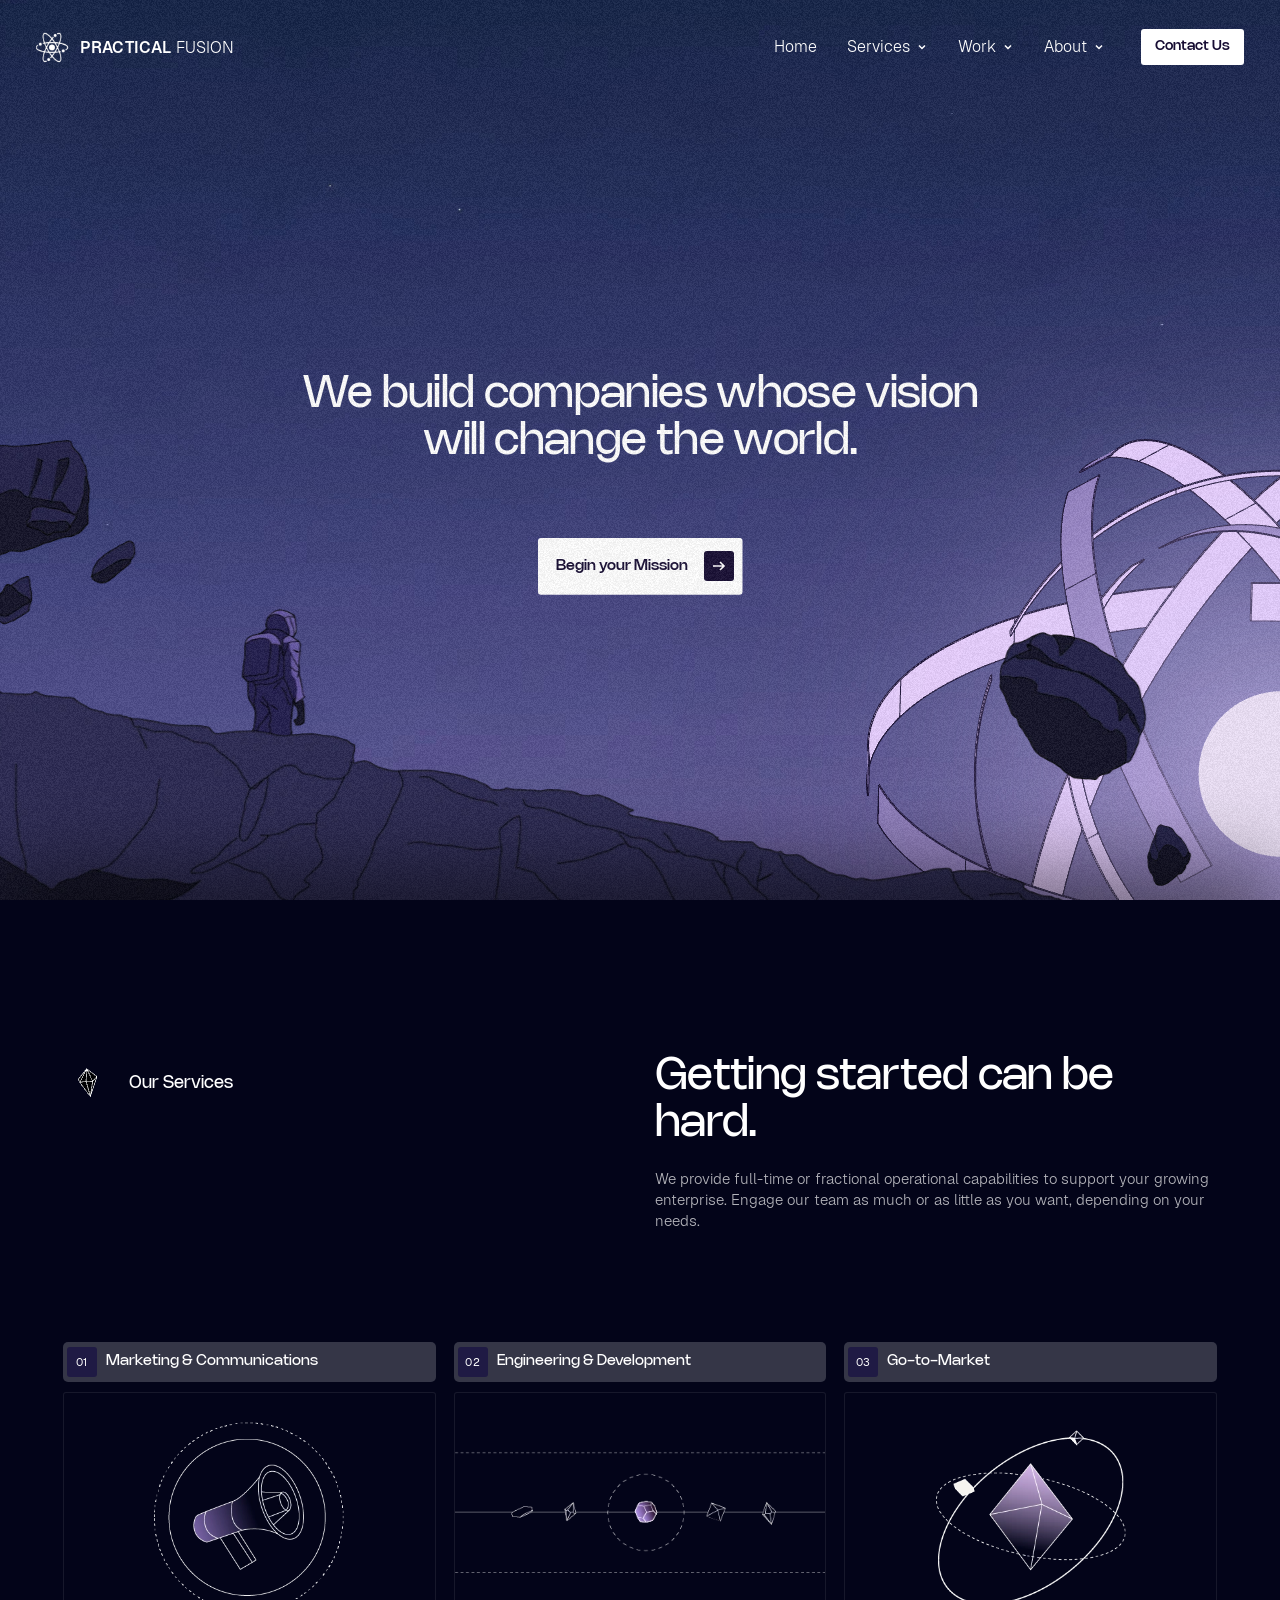
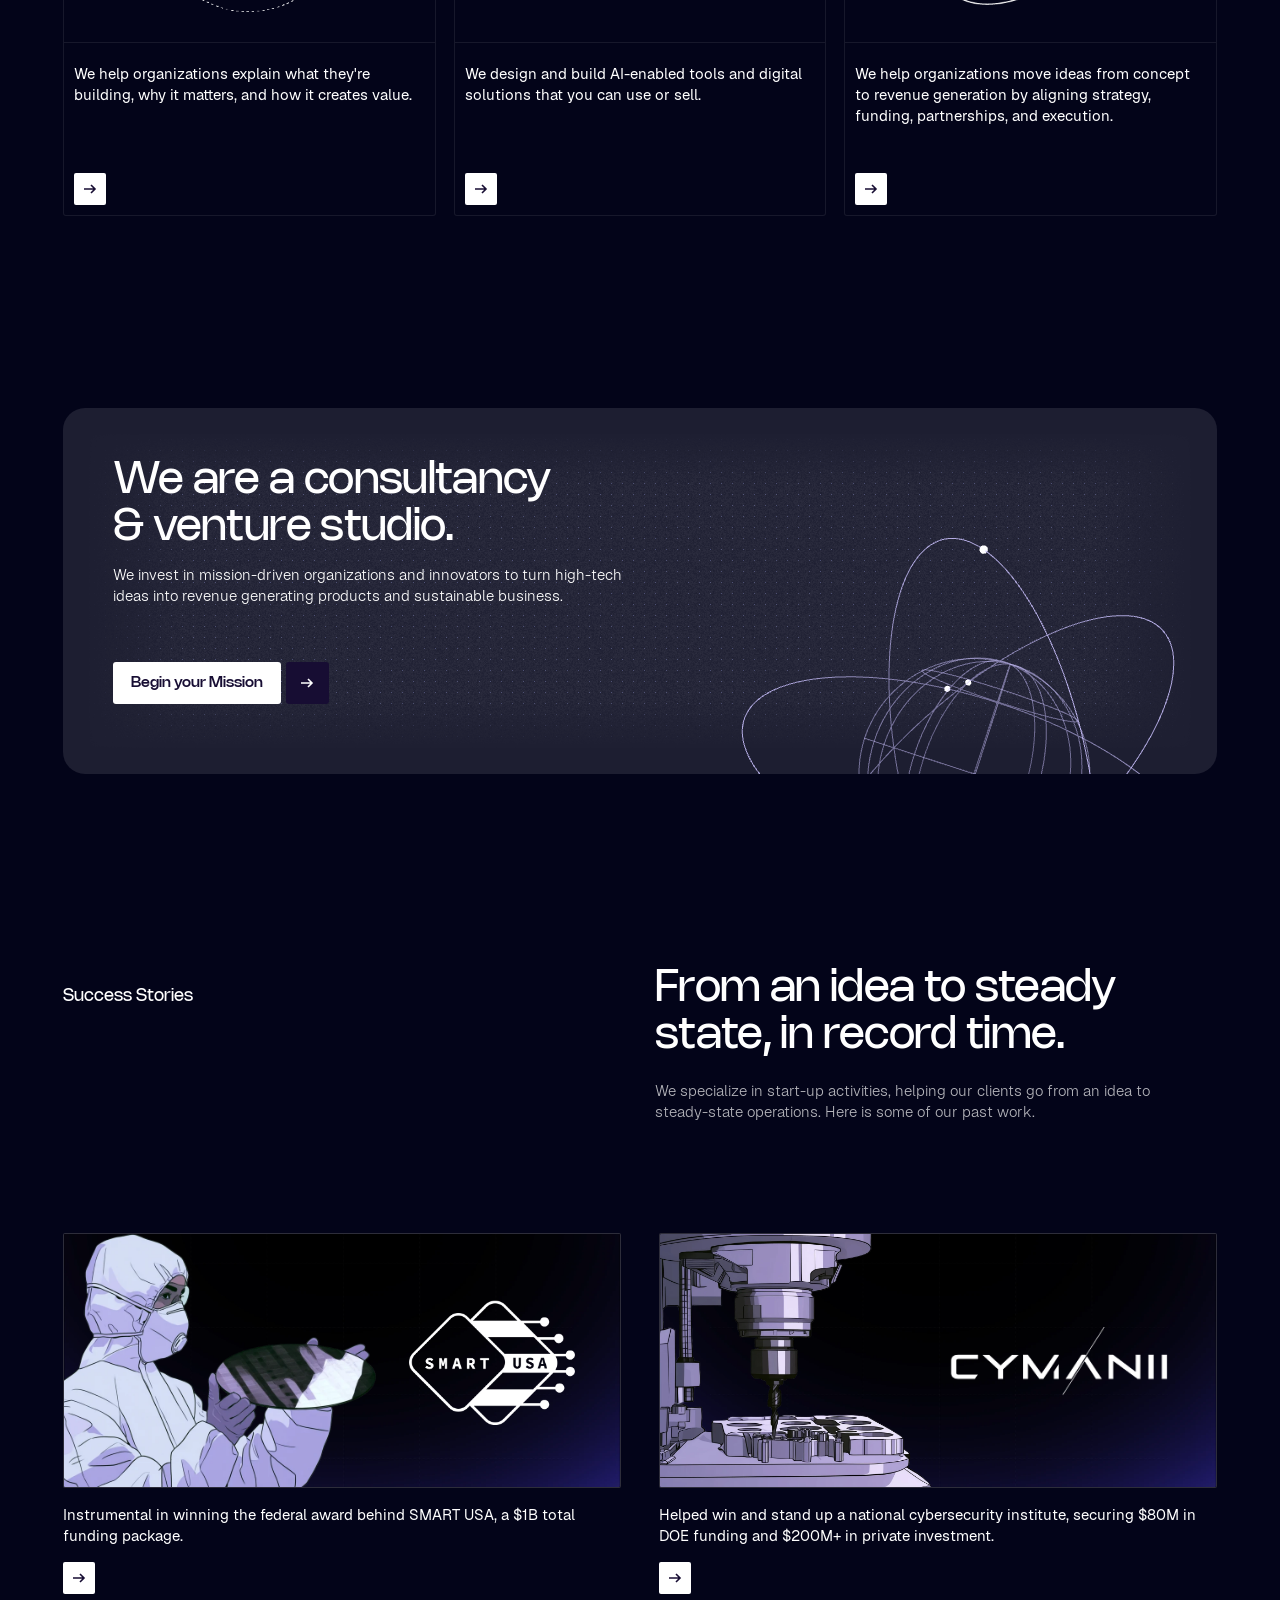
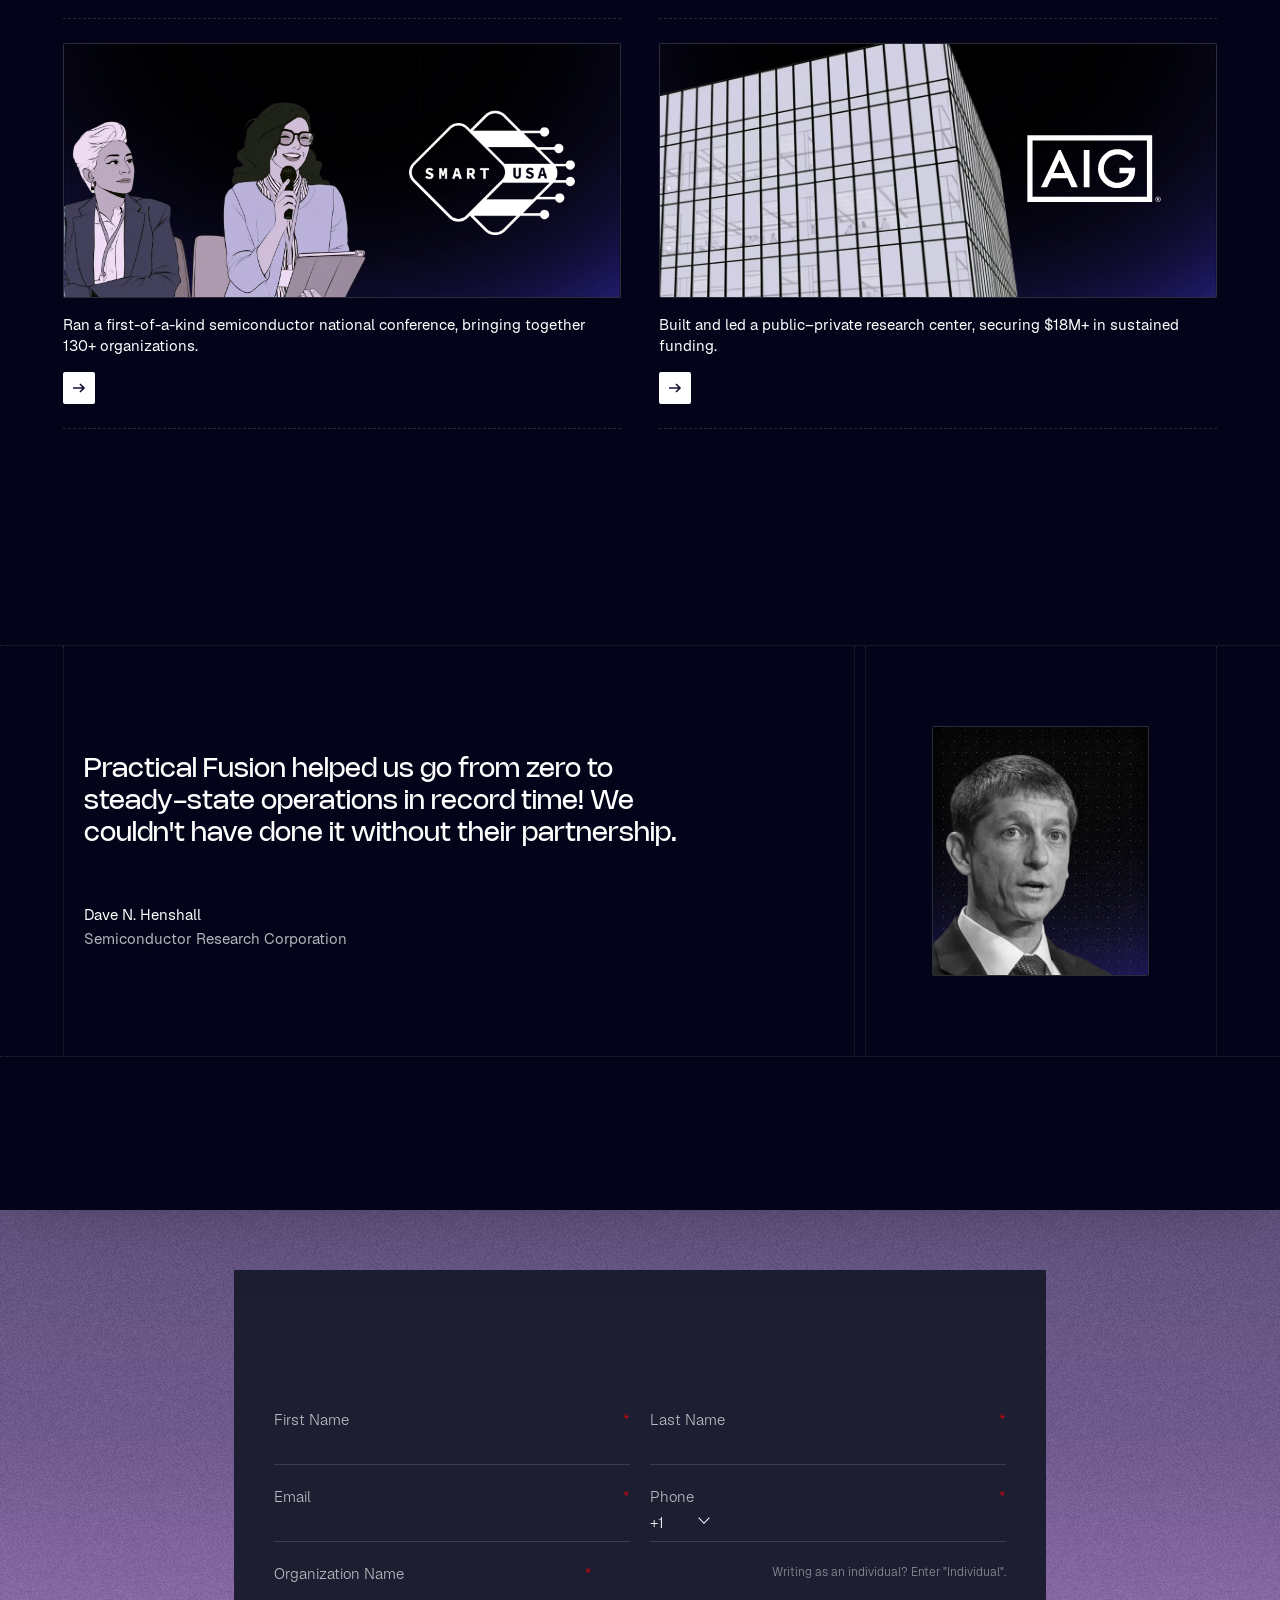
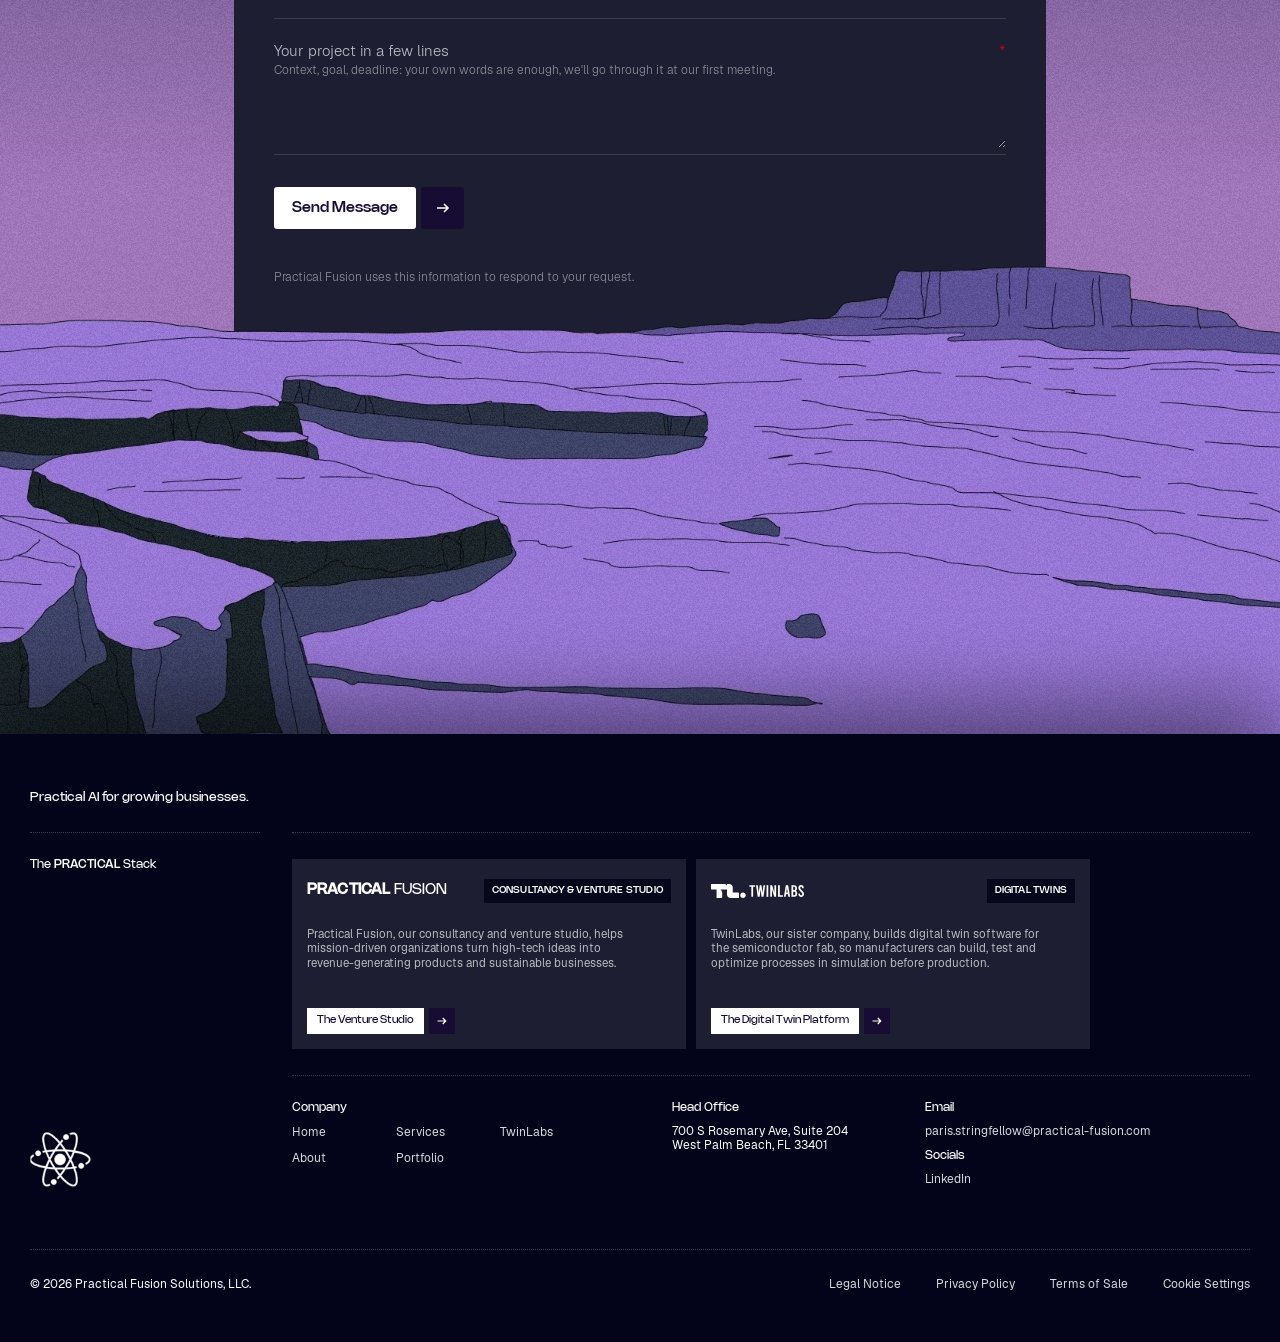
<file: index.html>
<!DOCTYPE html>
<html lang="en">
<head>
<meta charset="utf-8">
<meta name="viewport" content="width=device-width, initial-scale=1">
<title>Practical Fusion Solutions — We build companies whose vision will change the world</title>
<meta name="description" content="Practical Fusion Solutions is a consultancy and venture studio turning high-tech ideas into revenue-generating products and sustainable businesses.">
<meta name="theme-color" content="#030419">
<link rel="icon" type="image/png" sizes="32x32" href="assets/img/favicon-32.png">
<link rel="icon" type="image/png" sizes="512x512" href="assets/img/favicon-512.png">
<link rel="apple-touch-icon" href="assets/img/apple-touch-icon.png">
<meta property="og:type" content="website">
<meta property="og:site_name" content="Practical Fusion Solutions">
<meta property="og:title" content="Practical Fusion Solutions">
<meta property="og:description" content="We build companies whose vision will change the world.">
<meta property="og:image" content="https://verrilm.github.io/practical-fusion-site/assets/img/og-banner.png">
<meta name="twitter:card" content="summary_large_image">
<meta name="twitter:image" content="https://verrilm.github.io/practical-fusion-site/assets/img/og-banner.png">
<link rel="preload" href="assets/fonts/Nohemi-Regular.woff2" as="font" type="font/woff2" crossorigin>
<link rel="preload" href="assets/fonts/Geist-Regular.woff2" as="font" type="font/woff2" crossorigin>
<link rel="stylesheet" href="assets/css/site.css">
<link rel="stylesheet" href="assets/css/service.css">
<script>try{if(sessionStorage.getItem("pf-slide"))document.documentElement.classList.add("scene-lift")}catch(e){}</script>
</head>
<body class="locked">

<!-- ================= HEADER ================= -->
<header class="nav" id="nav">
  <a class="brand" href="#top" data-home aria-label="Practical Fusion — home">
    <img src="assets/img/logo-atom.webp" alt="">
    <span><b>PRACTICAL</b> <span>FUSION</span></span>
  </a>
  <nav class="nav-right" aria-label="Sections">
    <a class="nav-top" href="#top" data-home><span class="roll" data-t="Home"><span>Home</span></span></a>
    <div class="nav-item">
      <button class="nav-top" type="button" aria-haspopup="true"><span class="roll" data-t="Services"><span>Services</span></span><svg class="chev" viewBox="0 0 12 12" fill="none" stroke="currentColor" stroke-width="1.5"><path d="M3 4.5l3 3 3-3"/></svg></button>
      <div class="dd"><div class="dd-panel">
        <div class="dd-left"><p class="dd-title">Three disciplines,<br>one team.</p><a class="dd-all" href="#services" data-jump>All our services<svg viewBox="0 0 16 16" fill="none" stroke="currentColor" stroke-width="1.6"><path d="M2 8h11M9 4l4 4-4 4"/></svg></a></div>
        <div class="dd-list">
          <a class="dd-item" href="marketing.html" data-wipe><b><svg class="star" viewBox="17 16 66 68" aria-hidden="true"><path d="M50 16.2c5.2 16.7 16 28.5 33.2 33.8C66 55.2 55.2 67 50 83.8 44.8 67.1 34 55.3 16.8 50 34 44.8 44.8 33 50 16.2z" fill="currentColor"/></svg>Marketing &amp; Communications</b><span>Build your brand awareness</span></a>
          <a class="dd-item" href="#services" data-jump><b><svg class="star" viewBox="17 16 66 68" aria-hidden="true"><path d="M50 16.2c5.2 16.7 16 28.5 33.2 33.8C66 55.2 55.2 67 50 83.8 44.8 67.1 34 55.3 16.8 50 34 44.8 44.8 33 50 16.2z" fill="currentColor"/></svg>Engineering &amp; Development</b><span>Build tools you can use or sell</span></a>
          <a class="dd-item" href="#services" data-jump><b><svg class="star" viewBox="17 16 66 68" aria-hidden="true"><path d="M50 16.2c5.2 16.7 16 28.5 33.2 33.8C66 55.2 55.2 67 50 83.8 44.8 67.1 34 55.3 16.8 50 34 44.8 44.8 33 50 16.2z" fill="currentColor"/></svg>Go-to-Market</b><span>Reach your market</span></a>
        </div>
      </div></div>
    </div>
    <div class="nav-item">
      <button class="nav-top" type="button" aria-haspopup="true"><span class="roll" data-t="Work"><span>Work</span></span><svg class="chev" viewBox="0 0 12 12" fill="none" stroke="currentColor" stroke-width="1.5"><path d="M3 4.5l3 3 3-3"/></svg></button>
      <div class="dd"><div class="dd-panel">
        <div class="dd-left"><p class="dd-title">From idea to<br>steady state.</p><a class="dd-all" href="#stories" data-jump>View case studies<svg viewBox="0 0 16 16" fill="none" stroke="currentColor" stroke-width="1.6"><path d="M2 8h11M9 4l4 4-4 4"/></svg></a></div>
        <div class="dd-list">
          <a class="dd-item" href="#stories" data-jump><b><svg class="star" viewBox="17 16 66 68" aria-hidden="true"><path d="M50 16.2c5.2 16.7 16 28.5 33.2 33.8C66 55.2 55.2 67 50 83.8 44.8 67.1 34 55.3 16.8 50 34 44.8 44.8 33 50 16.2z" fill="currentColor"/></svg>SMART USA</b><span>A $1B federal funding package</span></a>
          <a class="dd-item" href="#stories" data-jump><b><svg class="star" viewBox="17 16 66 68" aria-hidden="true"><path d="M50 16.2c5.2 16.7 16 28.5 33.2 33.8C66 55.2 55.2 67 50 83.8 44.8 67.1 34 55.3 16.8 50 34 44.8 44.8 33 50 16.2z" fill="currentColor"/></svg>CyManII</b><span>$80M DOE funding, $200M+ private investment</span></a>
          <a class="dd-item" href="#stories" data-jump><b><svg class="star" viewBox="17 16 66 68" aria-hidden="true"><path d="M50 16.2c5.2 16.7 16 28.5 33.2 33.8C66 55.2 55.2 67 50 83.8 44.8 67.1 34 55.3 16.8 50 34 44.8 44.8 33 50 16.2z" fill="currentColor"/></svg>National semiconductor conference</b><span>130+ organizations in one room</span></a>
          <a class="dd-item" href="#stories" data-jump><b><svg class="star" viewBox="17 16 66 68" aria-hidden="true"><path d="M50 16.2c5.2 16.7 16 28.5 33.2 33.8C66 55.2 55.2 67 50 83.8 44.8 67.1 34 55.3 16.8 50 34 44.8 44.8 33 50 16.2z" fill="currentColor"/></svg>Public–private research center</b><span>$18M+ in sustained funding</span></a>
        </div>
      </div></div>
    </div>
    <div class="nav-item">
      <button class="nav-top" type="button" aria-haspopup="true"><span class="roll" data-t="About"><span>About</span></span><svg class="chev" viewBox="0 0 12 12" fill="none" stroke="currentColor" stroke-width="1.5"><path d="M3 4.5l3 3 3-3"/></svg></button>
      <div class="dd"><div class="dd-panel">
        <div class="dd-left"><p class="dd-title">Consultancy &amp;<br>venture studio.</p><a class="dd-all" href="about.html">About us<svg viewBox="0 0 16 16" fill="none" stroke="currentColor" stroke-width="1.6"><path d="M2 8h11M9 4l4 4-4 4"/></svg></a></div>
        <div class="dd-list">
          <a class="dd-item" href="about.html"><b><svg class="star" viewBox="17 16 66 68" aria-hidden="true"><path d="M50 16.2c5.2 16.7 16 28.5 33.2 33.8C66 55.2 55.2 67 50 83.8 44.8 67.1 34 55.3 16.8 50 34 44.8 44.8 33 50 16.2z" fill="currentColor"/></svg>Who we are</b><span>The team behind Practical Fusion</span></a>
          <a class="dd-item" href="#venture" data-jump><b><svg class="star" viewBox="17 16 66 68" aria-hidden="true"><path d="M50 16.2c5.2 16.7 16 28.5 33.2 33.8C66 55.2 55.2 67 50 83.8 44.8 67.1 34 55.3 16.8 50 34 44.8 44.8 33 50 16.2z" fill="currentColor"/></svg>Venture studio</b><span>How we invest in founders</span></a>
          <a class="dd-item" href="#contact" data-jump><b><svg class="star" viewBox="17 16 66 68" aria-hidden="true"><path d="M50 16.2c5.2 16.7 16 28.5 33.2 33.8C66 55.2 55.2 67 50 83.8 44.8 67.1 34 55.3 16.8 50 34 44.8 44.8 33 50 16.2z" fill="currentColor"/></svg>Get in touch</b><span>Tell us about your project</span></a>
        </div>
      </div></div>
    </div>
    <a href="#contact" data-jump class="nav-cta"><span class="roll" data-t="Contact Us"><span>Contact Us</span></span></a>
  </nav>
</header>

<!-- ================= HERO (sticky; the stack scrolls over it) ================= -->
<section class="hero noise" id="top" aria-label="Introduction">
  <div class="stage">
    <div class="world" id="world">
      <div class="layer sky" data-depth="0.04" data-lift="0.04" data-lift2="0.07"><img src="assets/img/hero-sky.webp" alt=""></div>
      <canvas id="sun3d" aria-hidden="true"></canvas>
      <!-- 16:9-ish design frame, anchored to the bottom of the screen; art is placed in % of it -->
      <div class="frame">
        <div class="layer rocks-far" data-depth="0.22" data-lift="0.30" data-lift2="0.46">
          <img class="bob b3" style="left:52%;top:-17%;width:11.3%" src="assets/img/rock-cluster-5.webp" alt="">
          <img class="bob b2" style="left:84%;top:-11%;width:7.6%" src="assets/img/rock-7.webp" alt="">
        </div>
        <div class="layer rocks-l" data-depth="0.36" data-lift="0.1" data-shift="-0.08" data-lift2="0.34">
          <img class="bob" style="left:0.9%;top:48.9%;width:14.4%" src="assets/img/rock-2.webp" alt="">
          <img class="bob b2" style="left:7.9%;top:62.8%;width:10.3%" src="assets/img/rock-cluster-3.webp" alt="">
        </div>
        <div class="layer astro" data-depth="0.52" data-lift="0.12" data-lift2="0.8"><img style="left:24.8%;top:67.7%;width:4.03%" src="assets/img/astronaut.webp" alt="An astronaut standing on the canyon edge"></div>
        <div class="layer canyon" data-depth="0.52" data-lift="0.12" data-lift2="0.8"><img style="left:-3.93%;top:75.4%;width:107.6%" src="assets/img/canyon.webp" alt=""></div>
        <div class="layer rocks-r" data-depth="0.8" data-lift="0.2" data-shift="0.04" data-lift2="0.42">
          <img class="bob b2" style="left:72.7%;top:78.4%;width:9.24%" src="assets/img/rock-4.webp" alt="">
          <img class="bob b3" style="left:82%;top:91.5%;width:2.8%" src="assets/img/rock-1.webp" alt="">
          <img class="bob" style="left:95.9%;top:81.6%;width:7.2%" src="assets/img/rock-8.webp" alt="">
        </div>
      </div>
    </div>
  </div>

  <div class="hero-ui">
    <div class="hero-title" id="heroTitle">
      <h1 data-words>We build companies whose vision<br> will change the world.</h1>
      <div class="begin">
        <button class="btn boxed" id="beginBtn" type="button">
          <span class="lbl">Begin your Mission</span>
          <span class="arr"><svg viewBox="0 0 16 16" fill="none" stroke="currentColor" stroke-width="1.6"><path d="M2 8h11M9 4l4 4-4 4"/></svg></span>
        </button>
      </div>
    </div>

    <!-- desktop story: three scenes, 8s each (mobile keeps the single mission scene below) -->
    <div class="beats" aria-live="polite">
      <div class="beat b1"><h2 data-words>Great technology doesn’t launch itself.</h2><p data-words>Most high-tech ideas never leave the lab. The gap between a breakthrough and a business is where they get lost.</p></div>
      <div class="beat b2"><h2 data-words>The path from idea to<br> orbit is uncharted.</h2><p data-words>Funding, partners, markets, and operations all have to line up before liftoff.</p></div>
      <div class="beat b3"><h2 data-words>We empower our partners</h2><p data-words>to turn high-tech ideas into revenue-generating<br> products and sustainable businesses.</p></div>
    </div>
    <button type="button" class="story-skip" id="storySkip">Skip</button>
    <div class="story-bars" aria-hidden="true"><i><b></b></i><i><b></b></i><i><b></b></i></div>

    <div class="mission" id="mission" aria-live="polite">
      <h2 data-words>We empower our partners</h2>
      <p data-words>to turn high-tech ideas into revenue-generating products<br> and sustainable businesses.</p>
    </div>
  </div>
  <div class="hero-shade" id="heroShade"></div>
</section>

<div class="tilt-ask" id="tiltAsk" role="dialog" aria-label="Enable motion">
  <p>Tilt your phone to explore the scene.</p>
  <button type="button" id="tiltYes">Enable motion</button>
  <button type="button" id="tiltNo" class="x" aria-label="No thanks"><svg viewBox="0 0 12 12" fill="none" stroke="currentColor" stroke-width="1.5"><path d="M2 2l8 8M10 2l-8 8"/></svg></button>
</div>

<!-- ================= MAIN STACK ================= -->
<main class="stack" id="stack">

  <section class="section services" id="services">
    <div class="sec-head">
      <div class="label-row"><span class="gem" aria-hidden="true"><canvas></canvas></span><p class="label lines">Our Services</p></div>
      <div>
        <h2 class="h-l lines">Getting started can be hard.</h2>
        <p class="body-l lines">We provide full-time or fractional operational capabilities to support your growing enterprise. Engage our team as much or as little as you want, depending on your needs.</p>
      </div>
    </div>

    <div class="cards">
      <article class="card slide-in">
        <div class="card-bar"><span class="n">01</span>Marketing &amp; Communications</div>
        <div class="card-body">
          <div class="card-art"><img src="assets/img/card-marketing.webp" alt="Megaphone illustration"></div>
          <p>We help organizations explain what they're building, why it matters, and how it creates value.</p>
          <a class="more" href="marketing.html" data-wipe aria-label="Marketing and communications"><span class="more-lbl"><span>Build your brand awareness</span></span><span class="more-arr"><svg viewBox="0 0 16 16" fill="none" stroke="currentColor" stroke-width="1.6"><path d="M2 8h11M9 4l4 4-4 4"/></svg></span></a>
        </div>
      </article>
      <article class="card slide-in" style="transition-delay:.08s">
        <div class="card-bar"><span class="n">02</span>Engineering &amp; Development</div>
        <div class="card-body">
          <div class="card-art"><img class="wide" src="assets/img/card-engineering.webp" alt="Rough stones refined into a finished crystal"></div>
          <p>We design and build AI-enabled tools and digital solutions that you can use or sell.</p>
          <a class="more" href="#contact" data-jump aria-label="Ask about engineering and development"><span class="more-lbl"><span>Build what you’ll sell</span></span><span class="more-arr"><svg viewBox="0 0 16 16" fill="none" stroke="currentColor" stroke-width="1.6"><path d="M2 8h11M9 4l4 4-4 4"/></svg></span></a>
        </div>
      </article>
      <article class="card slide-in" style="transition-delay:.16s">
        <div class="card-bar"><span class="n">03</span>Go-to-Market</div>
        <div class="card-body">
          <div class="card-art"><img src="assets/img/card-gtm.webp" alt="Crystal in orbit"></div>
          <p>We help organizations move ideas from concept to revenue generation by aligning strategy, funding, partnerships, and execution.</p>
          <a class="more" href="#contact" data-jump aria-label="Ask about go-to-market"><span class="more-lbl"><span>Reach your market</span></span><span class="more-arr"><svg viewBox="0 0 16 16" fill="none" stroke="currentColor" stroke-width="1.6"><path d="M2 8h11M9 4l4 4-4 4"/></svg></span></a>
        </div>
      </article>
    </div>
  </section>

  <section class="section venture" id="venture">
    <div class="venture-card">
      <div>
        <h2 class="h-l lines">We are a consultancy<br> &amp; venture studio.</h2>
        <p class="body-l lines">We invest in mission-driven organizations and innovators to turn high-tech ideas into revenue generating products and sustainable business.</p>
        <a class="btn fade" href="#contact" data-jump><span class="lbl">Begin your Mission</span><span class="arr"><svg viewBox="0 0 16 16" fill="none" stroke="currentColor" stroke-width="1.6"><path d="M2 8h11M9 4l4 4-4 4"/></svg></span></a>
      </div>
      <canvas id="atom3d" aria-hidden="true"></canvas>
    </div>
  </section>

  <section class="section stories" id="stories">
    <div class="sec-head">
      <div class="label-row"><span class="gem" aria-hidden="true"><canvas></canvas></span><p class="label lines">Success Stories</p></div>
      <div>
        <h2 class="h-l lines">From an idea to steady state, in record time.</h2>
        <p class="body-l lines">We specialize in start-up activities, helping our clients go from an idea to steady-state operations. Here is some of our past work.</p>
      </div>
    </div>
    <div class="stories-grid">
      <article class="story slide-in">
        <div class="story-media">
          <img class="ly ly-bg"  data-speed="0.05"  src="assets/img/story-bg.webp" alt="">
          <img class="ly ly-logo smart right" data-speed="-0.10" src="assets/img/logo-smartusa.webp" alt="SMART USA">
          <img class="ly ly-el scientist" data-speed="0.16" src="assets/img/story-scientist.webp" alt="Scientist in a cleanroom suit holding a silicon wafer">
        </div>
        <p>Instrumental in winning the federal award behind SMART USA, a $1B total funding package.</p>
        <a class="more" href="#contact" data-jump aria-label="More about SMART USA"><span class="more-lbl"><span>View case studies</span></span><span class="more-arr"><svg viewBox="0 0 16 16" fill="none" stroke="currentColor" stroke-width="1.6"><path d="M2 8h11M9 4l4 4-4 4"/></svg></span></a>
      </article>
      <article class="story slide-in" style="transition-delay:.08s">
        <div class="story-media">
          <img class="ly ly-bg"  data-speed="0.05"  src="assets/img/story-bg.webp" alt="">
          <img class="ly ly-el"  data-speed="0.16"  src="assets/img/story-machine.webp" alt="Precision manufacturing machine">
          <img class="ly ly-logo" data-speed="-0.10" src="assets/img/logo-cymanii.webp" alt="CyManII">
        </div>
        <p>Helped win and stand up a national cybersecurity institute, securing $80M in DOE funding and $200M+ in private investment.</p>
        <a class="more" href="#contact" data-jump aria-label="More about CyManII"><span class="more-lbl"><span>View case studies</span></span><span class="more-arr"><svg viewBox="0 0 16 16" fill="none" stroke="currentColor" stroke-width="1.6"><path d="M2 8h11M9 4l4 4-4 4"/></svg></span></a>
      </article>
      <article class="story slide-in">
        <div class="story-media">
          <img class="ly ly-bg"  data-speed="0.05"  src="assets/img/story-bg.webp" alt="">
          <img class="ly ly-el"  data-speed="0.16"  src="assets/img/story-conference.webp" alt="Two speakers at a conference">
          <img class="ly ly-logo smart" data-speed="-0.10" src="assets/img/logo-smartusa.webp" alt="SMART USA">
        </div>
        <p>Ran a first-of-a-kind semiconductor national conference, bringing together 130+ organizations.</p>
        <a class="more" href="#contact" data-jump aria-label="More about the conference"><span class="more-lbl"><span>View case studies</span></span><span class="more-arr"><svg viewBox="0 0 16 16" fill="none" stroke="currentColor" stroke-width="1.6"><path d="M2 8h11M9 4l4 4-4 4"/></svg></span></a>
      </article>
      <article class="story slide-in" style="transition-delay:.08s">
        <div class="story-media">
          <img class="ly ly-bg"  data-speed="0.05"  src="assets/img/story-bg.webp" alt="">
          <img class="ly ly-logo aig" data-speed="-0.10" src="assets/img/logo-aig.svg" alt="AIG">
          <img class="ly ly-el building" data-speed="0.16" src="assets/img/story-building.webp" alt="Glass office building">
        </div>
        <p>Built and led a public–private research center, securing $18M+ in sustained funding.</p>
        <a class="more" href="#contact" data-jump aria-label="More about the research center"><span class="more-lbl"><span>View case studies</span></span><span class="more-arr"><svg viewBox="0 0 16 16" fill="none" stroke="currentColor" stroke-width="1.6"><path d="M2 8h11M9 4l4 4-4 4"/></svg></span></a>
      </article>
    </div>
  </section>

  <div class="quote-wrap">
    <div class="quote">
      <div>
        <blockquote class="lines">Practical Fusion helped us go from zero to steady-state operations in record time! We couldn't have done it without their partnership.</blockquote>
        <p class="who lines">Dave N. Henshall<span class="org">Semiconductor Research Corporation</span></p>
      </div>
      <div class="quote-side"><div class="quote-photo" id="quotePhoto"><div class="qp-bg"></div><div class="qp-dots"></div><img src="assets/img/henshall.webp" alt="Dave N. Henshall"></div></div>
    </div>
  </div>
  <div class="stack-end"></div>
</main>

<!-- ================= CONTACT (revealed beneath the stack) ================= -->
<section class="contact" id="contact">
  <div class="contact-bg" id="contactBg"></div>
  <div class="contact-card">
    <h2 class="h-l lines">Make Contact</h2>
    <p class="lead lines">Have a question or a project? <b>Leave us a message.</b></p>
    <form class="form" id="form" novalidate>
      <div class="f"><label for="fn">First Name <i>*</i></label><input id="fn" name="first_name" autocomplete="given-name" required></div>
      <div class="f"><label for="ln">Last Name <i>*</i></label><input id="ln" name="last_name" autocomplete="family-name" required></div>
      <div class="f"><label for="em">Email <i>*</i></label><input id="em" name="email" type="email" autocomplete="email" required></div>
      <div class="f"><label for="ph">Phone <i>*</i></label><div class="phone"><select name="country_code" aria-label="Country code"><option>+1</option><option>+44</option><option>+49</option><option>+33</option><option>+81</option><option>+82</option><option>+91</option></select><input id="ph" name="phone" type="tel" autocomplete="tel-national" required></div></div>
      <div class="f full"><label for="org">Organization Name <i>*</i><small>Writing as an individual? Enter "Individual".</small></label><input id="org" name="organization" autocomplete="organization" required></div>
      <div class="f full"><label for="msg">Your project in a few lines <i>*</i></label><span class="hint">Context, goal, deadline: your own words are enough, we'll go through it at our first meeting.</span><textarea id="msg" name="message" required></textarea></div>
      <div class="form-actions">
        <button class="btn" type="submit"><span class="lbl">Send Message</span><span class="arr"><svg viewBox="0 0 16 16" fill="none" stroke="currentColor" stroke-width="1.6"><path d="M2 8h11M9 4l4 4-4 4"/></svg></span></button>
        <p class="status" id="status" role="status"></p>
        <p class="form-note">Practical Fusion uses this information to respond to your request.</p>
      </div>
    </form>
  </div>
  <div class="contact-floor noise" id="contactFloor"><img src="assets/img/contact-floor.webp" alt=""></div>
</section>

<footer class="footer">
  <p class="tag">Practical AI for growing businesses.</p>
  <div class="f-row f-rule"><span></span><span></span></div>

  <div class="f-row">
    <h4 class="f-label">The <b>PRACTICAL</b> Stack</h4>
    <div class="f-stack">
      <article class="f-card">
        <div class="f-card-top"><span class="f-wm"><b>PRACTICAL</b> FUSION</span><span class="f-badge">Consultancy &amp; Venture Studio</span></div>
        <p>Practical Fusion, our consultancy and venture studio, helps mission-driven organizations turn high-tech ideas into revenue-generating products and sustainable businesses.</p>
        <a class="f-btn" href="#venture" data-jump><span class="lbl">The Venture Studio</span><span class="arr"><svg viewBox="0 0 16 16" fill="none" stroke="currentColor" stroke-width="1.6"><path d="M2 8h11M9 4l4 4-4 4"/></svg></span></a>
      </article>
      <article class="f-card">
        <div class="f-card-top"><img class="f-tl" src="assets/img/logo-twinlabs.svg" alt="TwinLabs"><span class="f-badge">Digital Twins</span></div>
        <p>TwinLabs, our sister company, builds digital twin software for the semiconductor fab, so manufacturers can build, test and optimize processes in simulation before production.</p>
        <a class="f-btn" href="https://twinlabs.com" target="_blank" rel="noopener"><span class="lbl">The Digital Twin Platform</span><span class="arr"><svg viewBox="0 0 16 16" fill="none" stroke="currentColor" stroke-width="1.6"><path d="M2 8h11M9 4l4 4-4 4"/></svg></span></a>
      </article>
    </div>
  </div>
  <div class="f-row f-rule"><span class="f-gap"></span><span></span></div>

  <div class="f-row">
    <img class="f-logo" src="assets/img/logo-atom.webp" alt="Practical Fusion">
    <div class="f-info">
      <div><h4>Company</h4><div class="f-links"><a href="#top" data-home>Home</a><a href="#services" data-jump>Services</a><a href="https://twinlabs.com" target="_blank" rel="noopener">TwinLabs</a><a href="about.html">About</a><a href="#stories" data-jump>Portfolio</a></div></div>
      <div><h4>Head Office</h4><p>700 S Rosemary Ave, Suite 204<br>West Palm Beach, FL 33401</p></div>
      <div><h4>Email</h4><p><a href="mailto:paris.stringfellow@practical-fusion.com">paris.stringfellow@practical-fusion.com</a></p>
        <h4 class="f-soc">Socials</h4><p><a href="https://www.linkedin.com/company/practical-fusion-solutions" target="_blank" rel="noopener">LinkedIn</a></p></div>
    </div>
  </div>
  <div class="f-rule f-full"></div>

  <div class="f-legal">
    <p>© 2026 Practical Fusion Solutions, LLC.</p>
    <nav aria-label="Legal"><a href="#">Legal Notice</a><a href="#">Privacy Policy</a><a href="#">Terms of Sale</a><a href="#">Cookie Settings</a></nav>
  </div>
</footer>

<script type="importmap">{"imports":{"three":"./assets/vendor/three.module.min.js"}}</script>
<script src="assets/js/config.js"></script>
<script src="assets/js/nav.js"></script>
<script src="assets/js/wipe.js"></script>
<script src="assets/js/site.js"></script>
<script type="module" src="assets/js/three-scenes.js"></script>
</body>
</html>
</file>
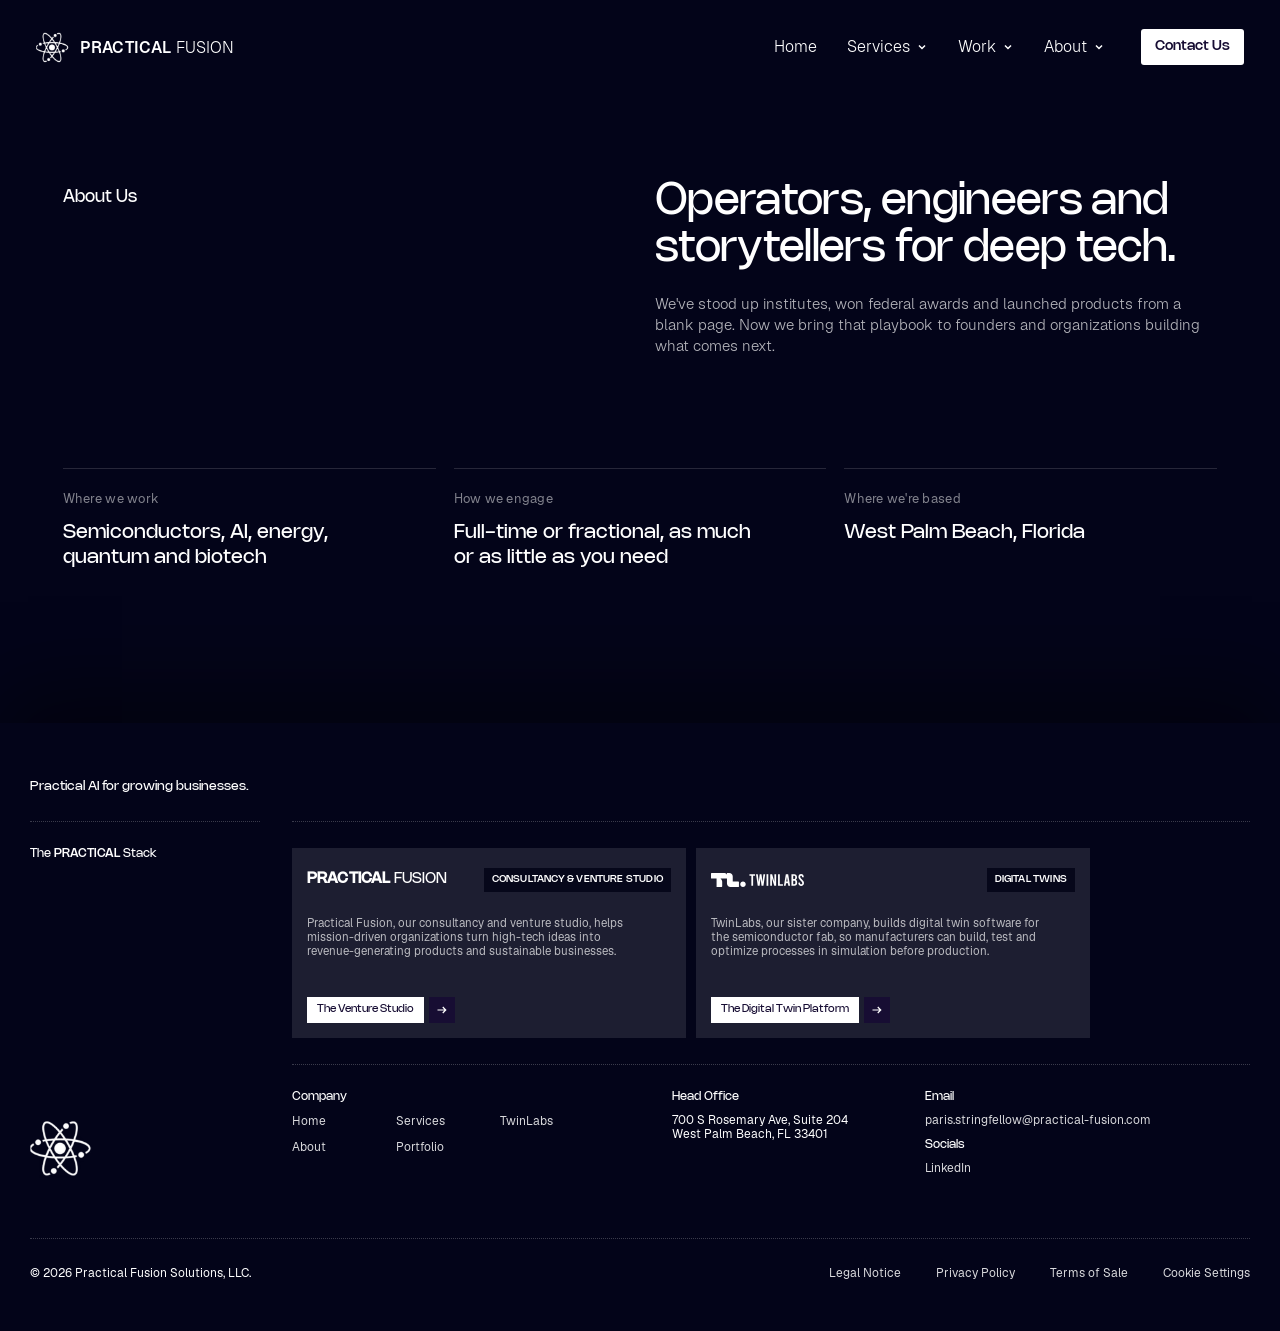
<file: about.html>
<!DOCTYPE html>
<html lang="en">
<head>
<meta charset="utf-8">
<meta name="viewport" content="width=device-width, initial-scale=1">
<title>About — Practical Fusion Solutions</title>
<meta name="description" content="Practical Fusion Solutions is a consultancy and venture studio turning high-tech ideas into revenue-generating products and sustainable businesses.">
<meta name="theme-color" content="#030419">
<link rel="icon" type="image/png" sizes="32x32" href="assets/img/favicon-32.png">
<link rel="icon" type="image/png" sizes="512x512" href="assets/img/favicon-512.png">
<link rel="apple-touch-icon" href="assets/img/apple-touch-icon.png">
<meta property="og:type" content="website">
<meta property="og:site_name" content="Practical Fusion Solutions">
<meta property="og:title" content="Practical Fusion Solutions">
<meta property="og:description" content="We build companies whose vision will change the world.">
<meta property="og:image" content="https://verrilm.github.io/practical-fusion-site/assets/img/og-banner.png">
<meta name="twitter:card" content="summary_large_image">
<meta name="twitter:image" content="https://verrilm.github.io/practical-fusion-site/assets/img/og-banner.png">
<link rel="preload" href="assets/fonts/Nohemi-Regular.woff2" as="font" type="font/woff2" crossorigin>
<link rel="preload" href="assets/fonts/Geist-Regular.woff2" as="font" type="font/woff2" crossorigin>
<link rel="stylesheet" href="assets/css/site.css">
</head>
<body class="intro-go page">
<!-- ================= HEADER ================= -->
<header class="nav" id="nav">
  <a class="brand" href="index.html" aria-label="Practical Fusion — home">
    <img src="assets/img/logo-atom.webp" alt="">
    <span><b>PRACTICAL</b> <span>FUSION</span></span>
  </a>
  <nav class="nav-right" aria-label="Sections">
    <a class="nav-top" href="index.html"><span class="roll" data-t="Home"><span>Home</span></span></a>
    <div class="nav-item">
      <button class="nav-top" type="button" aria-haspopup="true"><span class="roll" data-t="Services"><span>Services</span></span><svg class="chev" viewBox="0 0 12 12" fill="none" stroke="currentColor" stroke-width="1.5"><path d="M3 4.5l3 3 3-3"/></svg></button>
      <div class="dd"><div class="dd-panel">
        <div class="dd-left"><p class="dd-title">Three disciplines,<br>one team.</p><a class="dd-all" href="index.html#services">All our services<svg viewBox="0 0 16 16" fill="none" stroke="currentColor" stroke-width="1.6"><path d="M2 8h11M9 4l4 4-4 4"/></svg></a></div>
        <div class="dd-list">
          <a class="dd-item" href="marketing.html" data-wipe><b><svg class="star" viewBox="17 16 66 68" aria-hidden="true"><path d="M50 16.2c5.2 16.7 16 28.5 33.2 33.8C66 55.2 55.2 67 50 83.8 44.8 67.1 34 55.3 16.8 50 34 44.8 44.8 33 50 16.2z" fill="currentColor"/></svg>Marketing &amp; Communications</b><span>Build your brand awareness</span></a>
          <a class="dd-item" href="index.html#services"><b><svg class="star" viewBox="17 16 66 68" aria-hidden="true"><path d="M50 16.2c5.2 16.7 16 28.5 33.2 33.8C66 55.2 55.2 67 50 83.8 44.8 67.1 34 55.3 16.8 50 34 44.8 44.8 33 50 16.2z" fill="currentColor"/></svg>Engineering &amp; Development</b><span>Build tools you can use or sell</span></a>
          <a class="dd-item" href="index.html#services"><b><svg class="star" viewBox="17 16 66 68" aria-hidden="true"><path d="M50 16.2c5.2 16.7 16 28.5 33.2 33.8C66 55.2 55.2 67 50 83.8 44.8 67.1 34 55.3 16.8 50 34 44.8 44.8 33 50 16.2z" fill="currentColor"/></svg>Go-to-Market</b><span>Reach your market</span></a>
        </div>
      </div></div>
    </div>
    <div class="nav-item">
      <button class="nav-top" type="button" aria-haspopup="true"><span class="roll" data-t="Work"><span>Work</span></span><svg class="chev" viewBox="0 0 12 12" fill="none" stroke="currentColor" stroke-width="1.5"><path d="M3 4.5l3 3 3-3"/></svg></button>
      <div class="dd"><div class="dd-panel">
        <div class="dd-left"><p class="dd-title">From idea to<br>steady state.</p><a class="dd-all" href="index.html#stories">View case studies<svg viewBox="0 0 16 16" fill="none" stroke="currentColor" stroke-width="1.6"><path d="M2 8h11M9 4l4 4-4 4"/></svg></a></div>
        <div class="dd-list">
          <a class="dd-item" href="index.html#stories"><b><svg class="star" viewBox="17 16 66 68" aria-hidden="true"><path d="M50 16.2c5.2 16.7 16 28.5 33.2 33.8C66 55.2 55.2 67 50 83.8 44.8 67.1 34 55.3 16.8 50 34 44.8 44.8 33 50 16.2z" fill="currentColor"/></svg>SMART USA</b><span>A $1B federal funding package</span></a>
          <a class="dd-item" href="index.html#stories"><b><svg class="star" viewBox="17 16 66 68" aria-hidden="true"><path d="M50 16.2c5.2 16.7 16 28.5 33.2 33.8C66 55.2 55.2 67 50 83.8 44.8 67.1 34 55.3 16.8 50 34 44.8 44.8 33 50 16.2z" fill="currentColor"/></svg>CyManII</b><span>$80M DOE funding, $200M+ private investment</span></a>
          <a class="dd-item" href="index.html#stories"><b><svg class="star" viewBox="17 16 66 68" aria-hidden="true"><path d="M50 16.2c5.2 16.7 16 28.5 33.2 33.8C66 55.2 55.2 67 50 83.8 44.8 67.1 34 55.3 16.8 50 34 44.8 44.8 33 50 16.2z" fill="currentColor"/></svg>National semiconductor conference</b><span>130+ organizations in one room</span></a>
          <a class="dd-item" href="index.html#stories"><b><svg class="star" viewBox="17 16 66 68" aria-hidden="true"><path d="M50 16.2c5.2 16.7 16 28.5 33.2 33.8C66 55.2 55.2 67 50 83.8 44.8 67.1 34 55.3 16.8 50 34 44.8 44.8 33 50 16.2z" fill="currentColor"/></svg>Public–private research center</b><span>$18M+ in sustained funding</span></a>
        </div>
      </div></div>
    </div>
    <div class="nav-item">
      <button class="nav-top" type="button" aria-haspopup="true"><span class="roll" data-t="About"><span>About</span></span><svg class="chev" viewBox="0 0 12 12" fill="none" stroke="currentColor" stroke-width="1.5"><path d="M3 4.5l3 3 3-3"/></svg></button>
      <div class="dd"><div class="dd-panel">
        <div class="dd-left"><p class="dd-title">Consultancy &amp;<br>venture studio.</p><a class="dd-all" href="about.html">About us<svg viewBox="0 0 16 16" fill="none" stroke="currentColor" stroke-width="1.6"><path d="M2 8h11M9 4l4 4-4 4"/></svg></a></div>
        <div class="dd-list">
          <a class="dd-item" href="about.html"><b><svg class="star" viewBox="17 16 66 68" aria-hidden="true"><path d="M50 16.2c5.2 16.7 16 28.5 33.2 33.8C66 55.2 55.2 67 50 83.8 44.8 67.1 34 55.3 16.8 50 34 44.8 44.8 33 50 16.2z" fill="currentColor"/></svg>Who we are</b><span>The team behind Practical Fusion</span></a>
          <a class="dd-item" href="index.html#venture"><b><svg class="star" viewBox="17 16 66 68" aria-hidden="true"><path d="M50 16.2c5.2 16.7 16 28.5 33.2 33.8C66 55.2 55.2 67 50 83.8 44.8 67.1 34 55.3 16.8 50 34 44.8 44.8 33 50 16.2z" fill="currentColor"/></svg>Venture studio</b><span>How we invest in founders</span></a>
          <a class="dd-item" href="index.html#contact"><b><svg class="star" viewBox="17 16 66 68" aria-hidden="true"><path d="M50 16.2c5.2 16.7 16 28.5 33.2 33.8C66 55.2 55.2 67 50 83.8 44.8 67.1 34 55.3 16.8 50 34 44.8 44.8 33 50 16.2z" fill="currentColor"/></svg>Get in touch</b><span>Tell us about your project</span></a>
        </div>
      </div></div>
    </div>
    <a href="index.html#contact" class="nav-cta"><span class="roll" data-t="Contact Us"><span>Contact Us</span></span></a>
  </nav>
</header>


<main class="page-main">
  <section class="section about" id="about">
    <div class="sec-head">
      <p class="label">About Us</p>
      <div>
        <h1 class="h-l">Operators, engineers and storytellers for deep tech.</h1>
        <p class="body-l">We've stood up institutes, won federal awards and launched products from a blank page. Now we bring that playbook to founders and organizations building what comes next.</p>
      </div>
    </div>
    <div class="facts">
      <div class="fact"><span>Where we work</span><p>Semiconductors, AI, energy, quantum and biotech</p></div>
      <div class="fact"><span>How we engage</span><p>Full-time or fractional, as much or as little as you need</p></div>
      <div class="fact"><span>Where we're based</span><p>West Palm Beach, Florida</p></div>
    </div>
  </section>
  <div class="stack-end"></div>
</main>

<footer class="footer">
  <p class="tag">Practical AI for growing businesses.</p>
  <div class="f-row f-rule"><span></span><span></span></div>

  <div class="f-row">
    <h4 class="f-label">The <b>PRACTICAL</b> Stack</h4>
    <div class="f-stack">
      <article class="f-card">
        <div class="f-card-top"><span class="f-wm"><b>PRACTICAL</b> FUSION</span><span class="f-badge">Consultancy &amp; Venture Studio</span></div>
        <p>Practical Fusion, our consultancy and venture studio, helps mission-driven organizations turn high-tech ideas into revenue-generating products and sustainable businesses.</p>
        <a class="f-btn" href="index.html#venture"><span class="lbl">The Venture Studio</span><span class="arr"><svg viewBox="0 0 16 16" fill="none" stroke="currentColor" stroke-width="1.6"><path d="M2 8h11M9 4l4 4-4 4"/></svg></span></a>
      </article>
      <article class="f-card">
        <div class="f-card-top"><img class="f-tl" src="assets/img/logo-twinlabs.svg" alt="TwinLabs"><span class="f-badge">Digital Twins</span></div>
        <p>TwinLabs, our sister company, builds digital twin software for the semiconductor fab, so manufacturers can build, test and optimize processes in simulation before production.</p>
        <a class="f-btn" href="https://twinlabs.com" target="_blank" rel="noopener"><span class="lbl">The Digital Twin Platform</span><span class="arr"><svg viewBox="0 0 16 16" fill="none" stroke="currentColor" stroke-width="1.6"><path d="M2 8h11M9 4l4 4-4 4"/></svg></span></a>
      </article>
    </div>
  </div>
  <div class="f-row f-rule"><span class="f-gap"></span><span></span></div>

  <div class="f-row">
    <img class="f-logo" src="assets/img/logo-atom.webp" alt="Practical Fusion">
    <div class="f-info">
      <div><h4>Company</h4><div class="f-links"><a href="index.html">Home</a><a href="index.html#services">Services</a><a href="https://twinlabs.com" target="_blank" rel="noopener">TwinLabs</a><a href="about.html">About</a><a href="index.html#stories">Portfolio</a></div></div>
      <div><h4>Head Office</h4><p>700 S Rosemary Ave, Suite 204<br>West Palm Beach, FL 33401</p></div>
      <div><h4>Email</h4><p><a href="mailto:paris.stringfellow@practical-fusion.com">paris.stringfellow@practical-fusion.com</a></p>
        <h4 class="f-soc">Socials</h4><p><a href="https://www.linkedin.com/company/practical-fusion-solutions" target="_blank" rel="noopener">LinkedIn</a></p></div>
    </div>
  </div>
  <div class="f-rule f-full"></div>

  <div class="f-legal">
    <p>© 2026 Practical Fusion Solutions, LLC.</p>
    <nav aria-label="Legal"><a href="#">Legal Notice</a><a href="#">Privacy Policy</a><a href="#">Terms of Sale</a><a href="#">Cookie Settings</a></nav>
  </div>
</footer>
<script src="assets/js/nav.js"></script>
<script src="assets/js/wipe.js"></script>
</body>
</html>
</file>
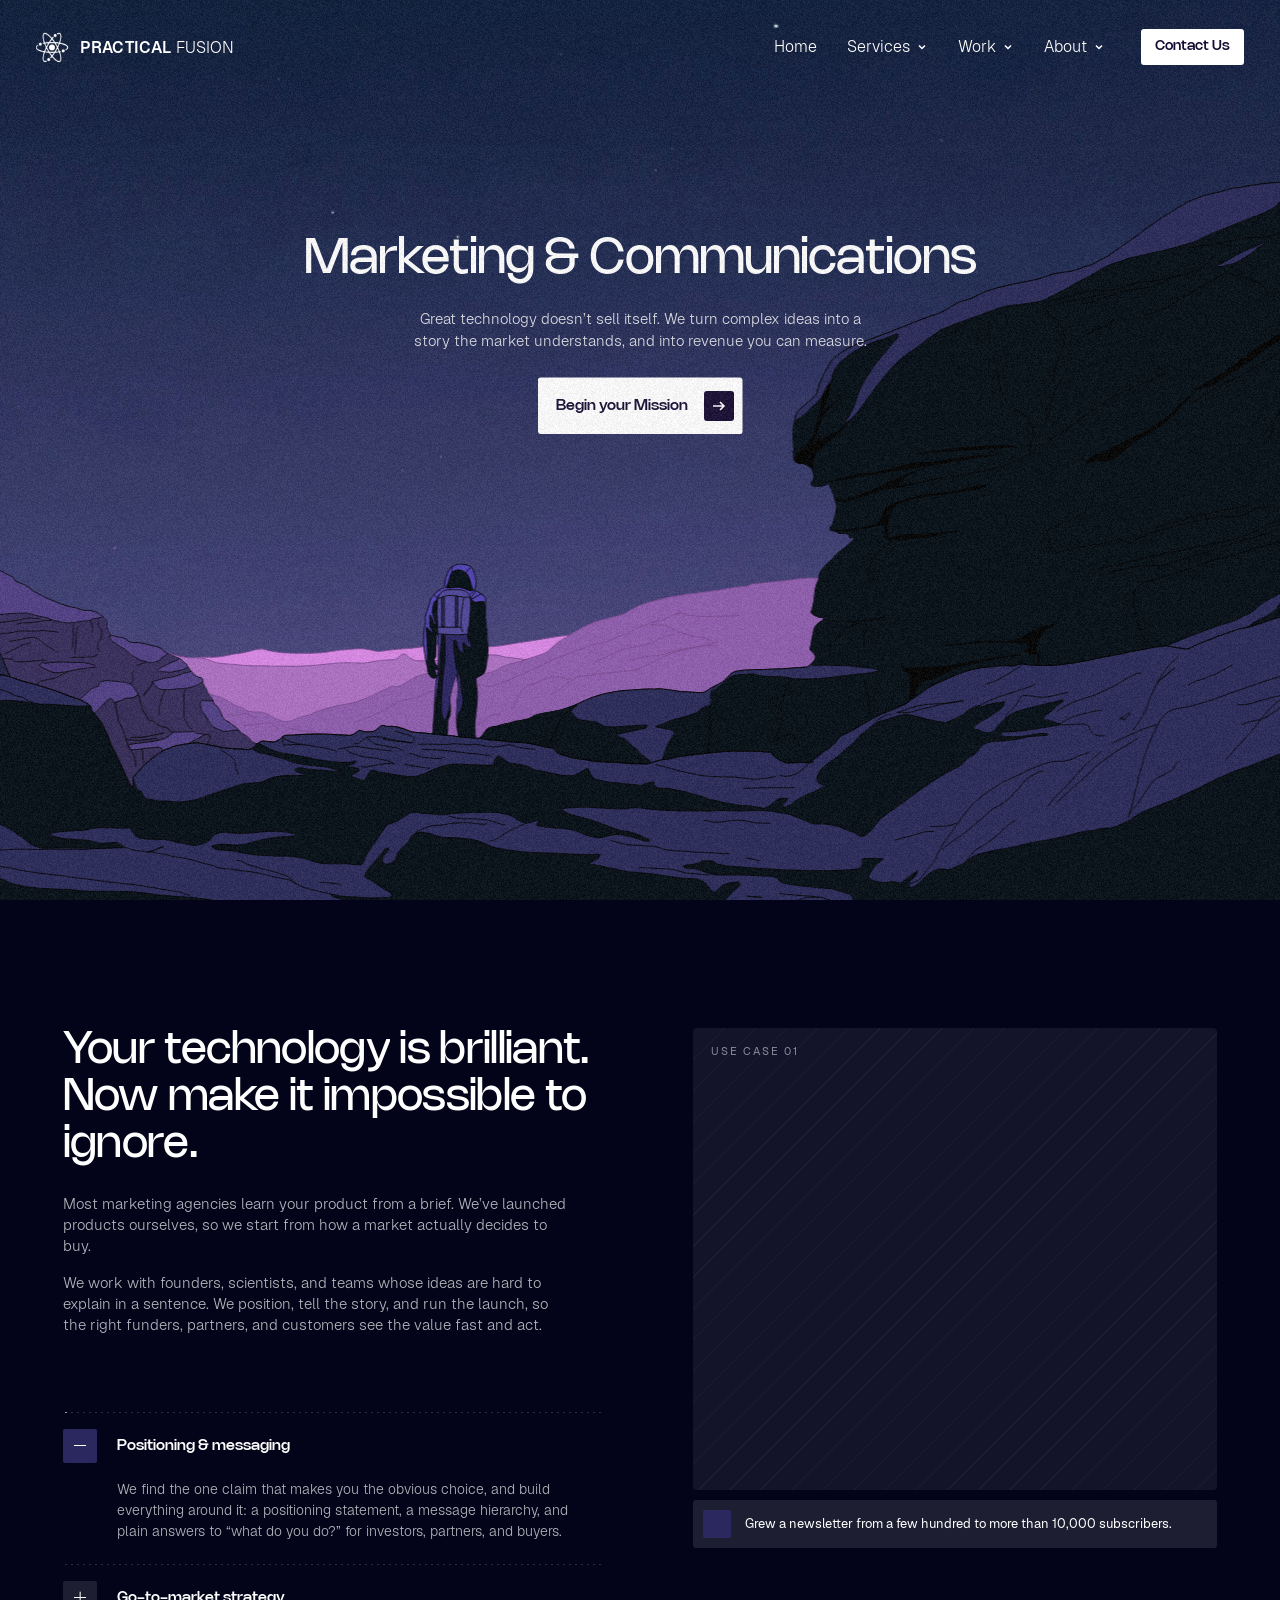
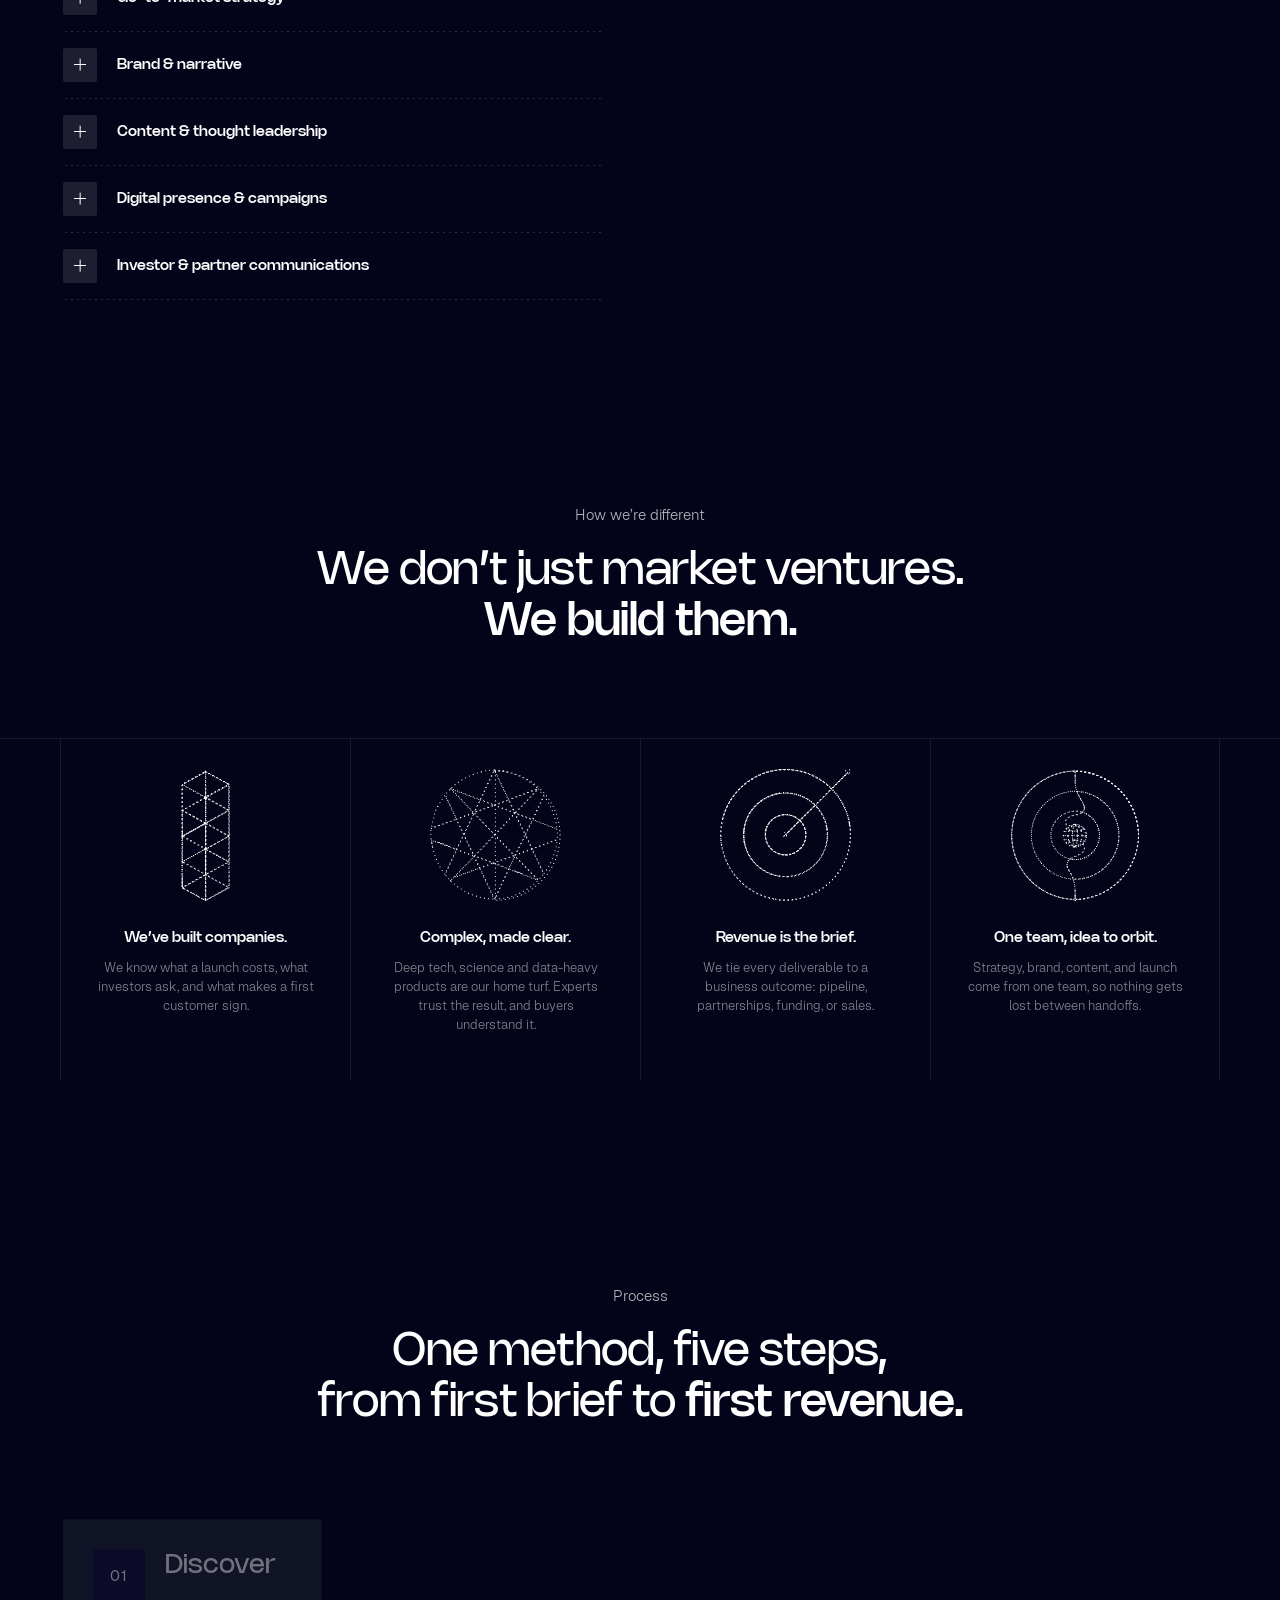
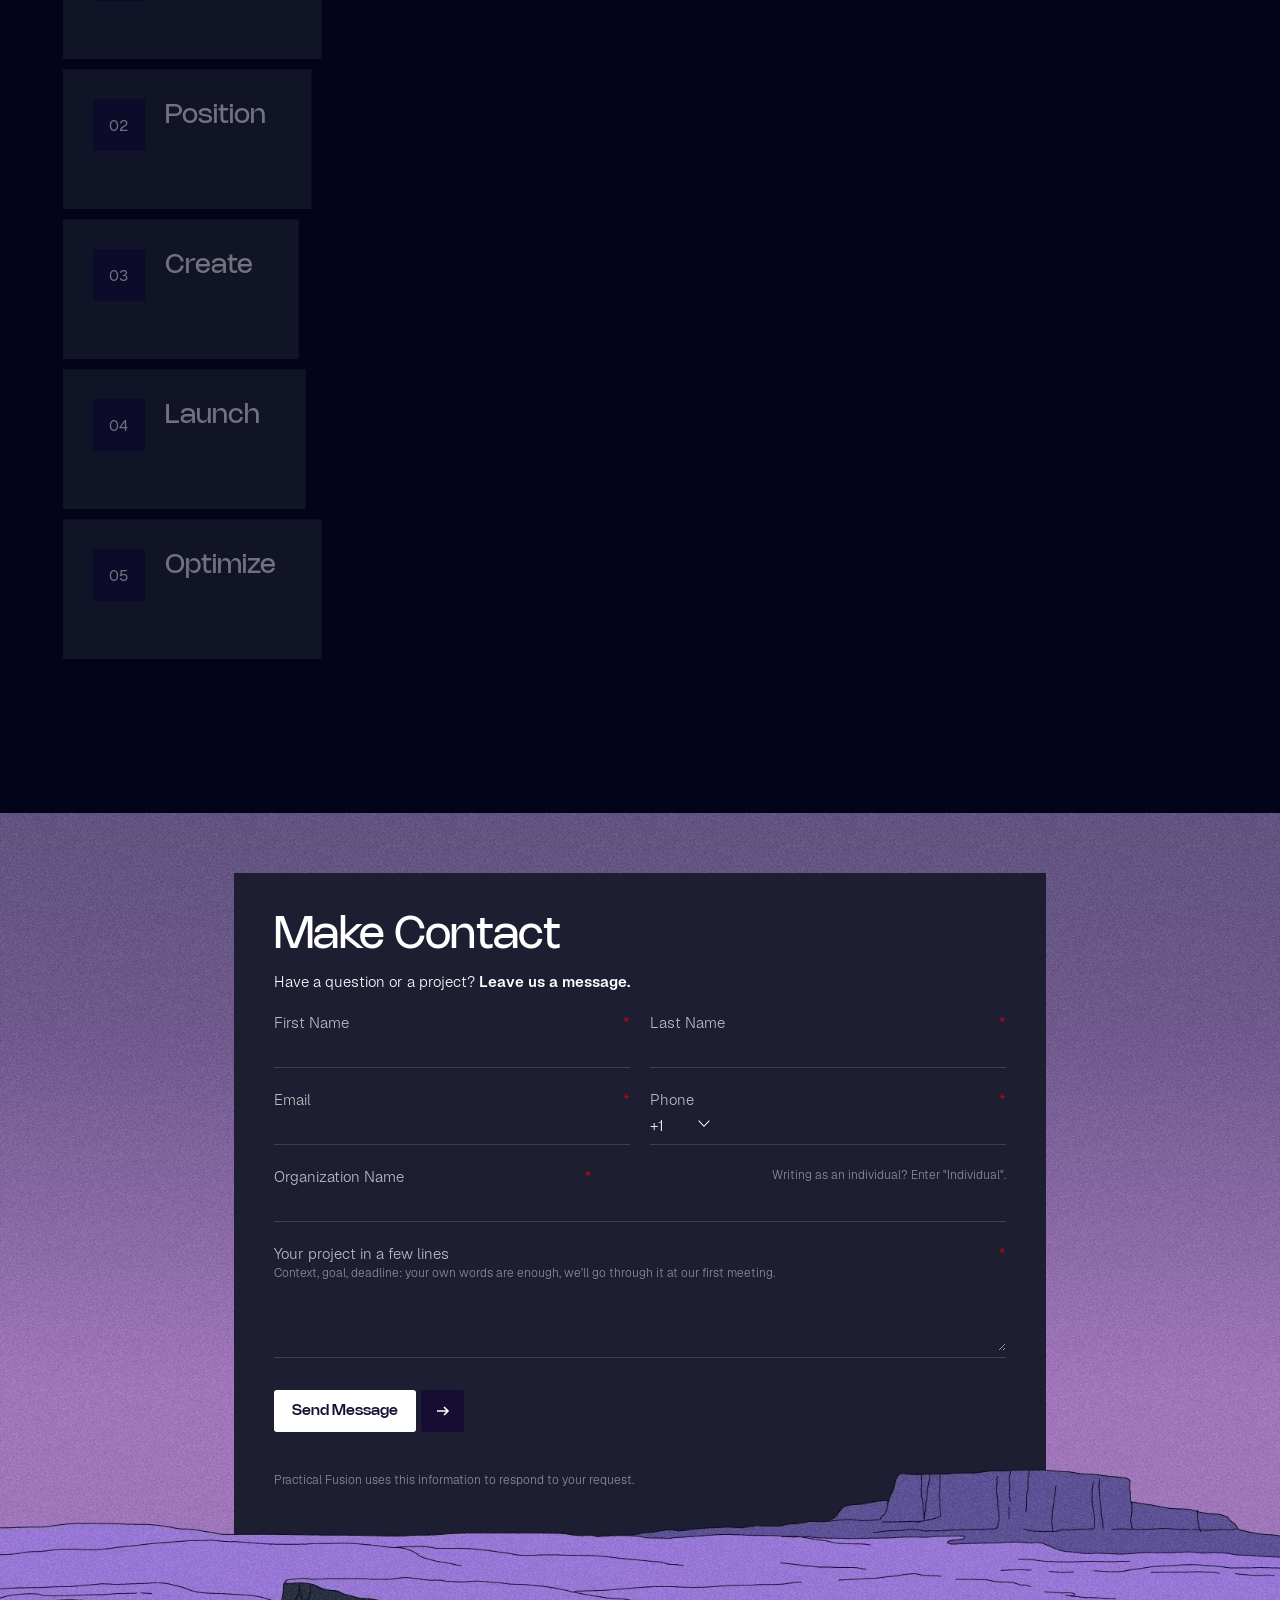
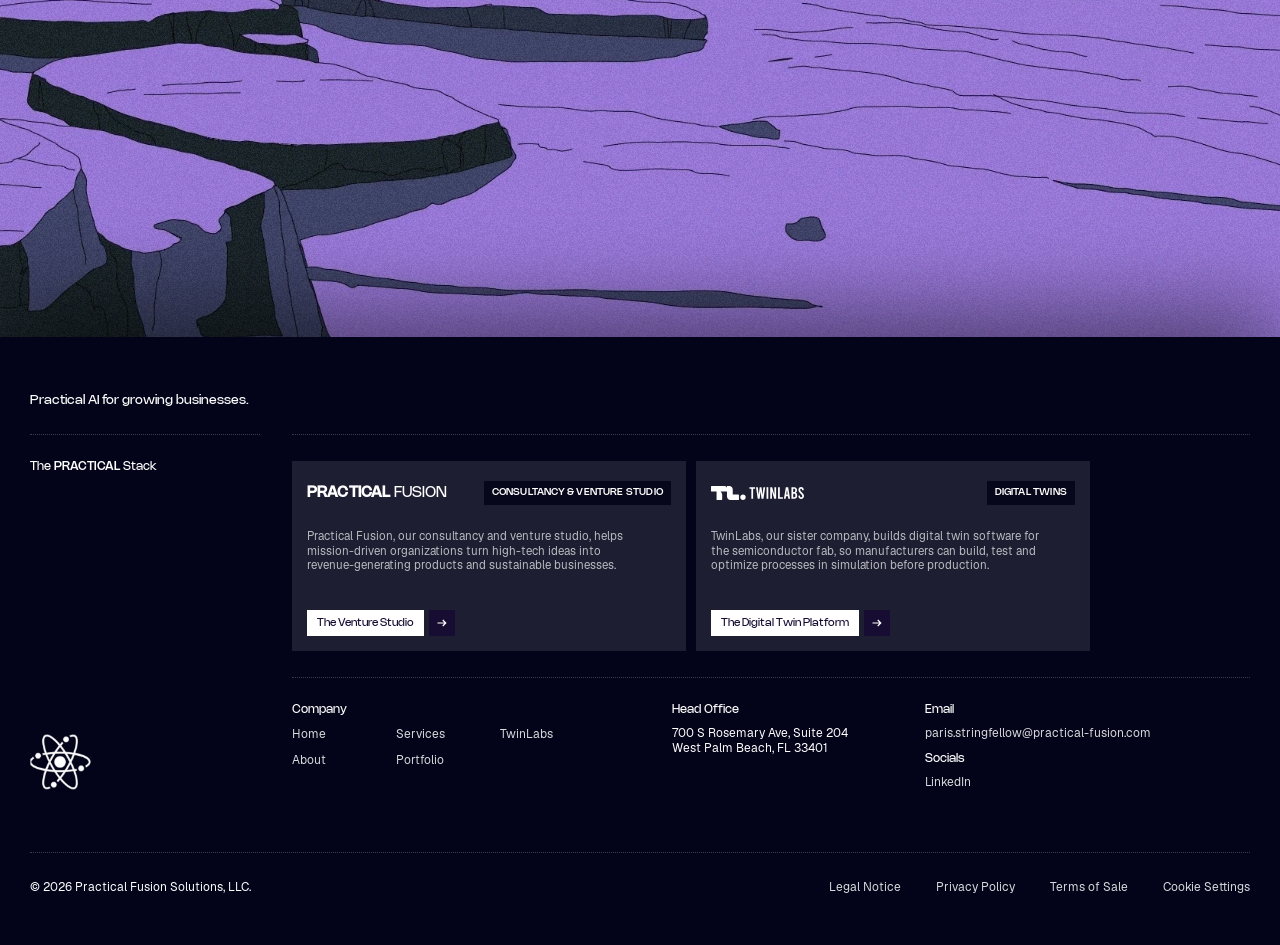
<file: marketing.html>
<!DOCTYPE html>
<html lang="en">
<head>
<meta charset="utf-8">
<meta name="viewport" content="width=device-width, initial-scale=1">
<title>Marketing &amp; Communications — Practical Fusion Solutions</title>
<meta name="description" content="Great technology doesn't sell itself. Practical Fusion turns complex ideas into a story the market understands, and into revenue you can measure.">
<meta name="theme-color" content="#030419">
<link rel="icon" type="image/png" sizes="32x32" href="assets/img/favicon-32.png">
<link rel="icon" type="image/png" sizes="512x512" href="assets/img/favicon-512.png">
<link rel="apple-touch-icon" href="assets/img/apple-touch-icon.png">
<meta property="og:type" content="website">
<meta property="og:site_name" content="Practical Fusion Solutions">
<meta property="og:title" content="Practical Fusion Solutions">
<meta property="og:description" content="We build companies whose vision will change the world.">
<meta property="og:image" content="https://verrilm.github.io/practical-fusion-site/assets/img/og-banner.png">
<meta name="twitter:card" content="summary_large_image">
<meta name="twitter:image" content="https://verrilm.github.io/practical-fusion-site/assets/img/og-banner.png">
<link rel="preload" href="assets/fonts/Nohemi-Regular.woff2" as="font" type="font/woff2" crossorigin>
<link rel="preload" href="assets/fonts/Geist-Regular.woff2" as="font" type="font/woff2" crossorigin>
<link rel="stylesheet" href="assets/css/site.css">
<link rel="stylesheet" href="assets/css/service.css">
<link rel="preload" href="assets/img/mc/l1.svg" as="image">
<link rel="preload" href="assets/img/mc/l2.svg" as="image">
<script>try{if(sessionStorage.getItem("pf-wipe"))document.documentElement.classList.add("wipe-in")}catch(e){}</script>
</head>
<body class="svc">
<!-- ================= HEADER ================= -->
<header class="nav" id="nav">
  <a class="brand" href="index.html" data-home-slide aria-label="Practical Fusion — home">
    <img src="assets/img/logo-atom.webp" alt="">
    <span><b>PRACTICAL</b> <span>FUSION</span></span>
  </a>
  <nav class="nav-right" aria-label="Sections">
    <a class="nav-top" href="index.html" data-home-slide><span class="roll" data-t="Home"><span>Home</span></span></a>
    <div class="nav-item">
      <button class="nav-top" type="button" aria-haspopup="true"><span class="roll" data-t="Services"><span>Services</span></span><svg class="chev" viewBox="0 0 12 12" fill="none" stroke="currentColor" stroke-width="1.5"><path d="M3 4.5l3 3 3-3"/></svg></button>
      <div class="dd"><div class="dd-panel">
        <div class="dd-left"><p class="dd-title">Three disciplines,<br>one team.</p><a class="dd-all" href="index.html#services">All our services<svg viewBox="0 0 16 16" fill="none" stroke="currentColor" stroke-width="1.6"><path d="M2 8h11M9 4l4 4-4 4"/></svg></a></div>
        <div class="dd-list">
          <a class="dd-item" href="marketing.html" aria-current="page"><b><svg class="star" viewBox="17 16 66 68" aria-hidden="true"><path d="M50 16.2c5.2 16.7 16 28.5 33.2 33.8C66 55.2 55.2 67 50 83.8 44.8 67.1 34 55.3 16.8 50 34 44.8 44.8 33 50 16.2z" fill="currentColor"/></svg>Marketing &amp; Communications</b><span>Build your brand awareness</span></a>
          <a class="dd-item" href="index.html#services"><b><svg class="star" viewBox="17 16 66 68" aria-hidden="true"><path d="M50 16.2c5.2 16.7 16 28.5 33.2 33.8C66 55.2 55.2 67 50 83.8 44.8 67.1 34 55.3 16.8 50 34 44.8 44.8 33 50 16.2z" fill="currentColor"/></svg>Engineering &amp; Development</b><span>Build tools you can use or sell</span></a>
          <a class="dd-item" href="index.html#services"><b><svg class="star" viewBox="17 16 66 68" aria-hidden="true"><path d="M50 16.2c5.2 16.7 16 28.5 33.2 33.8C66 55.2 55.2 67 50 83.8 44.8 67.1 34 55.3 16.8 50 34 44.8 44.8 33 50 16.2z" fill="currentColor"/></svg>Go-to-Market</b><span>Reach your market</span></a>
        </div>
      </div></div>
    </div>
    <div class="nav-item">
      <button class="nav-top" type="button" aria-haspopup="true"><span class="roll" data-t="Work"><span>Work</span></span><svg class="chev" viewBox="0 0 12 12" fill="none" stroke="currentColor" stroke-width="1.5"><path d="M3 4.5l3 3 3-3"/></svg></button>
      <div class="dd"><div class="dd-panel">
        <div class="dd-left"><p class="dd-title">From idea to<br>steady state.</p><a class="dd-all" href="index.html#stories">View case studies<svg viewBox="0 0 16 16" fill="none" stroke="currentColor" stroke-width="1.6"><path d="M2 8h11M9 4l4 4-4 4"/></svg></a></div>
        <div class="dd-list">
          <a class="dd-item" href="index.html#stories"><b><svg class="star" viewBox="17 16 66 68" aria-hidden="true"><path d="M50 16.2c5.2 16.7 16 28.5 33.2 33.8C66 55.2 55.2 67 50 83.8 44.8 67.1 34 55.3 16.8 50 34 44.8 44.8 33 50 16.2z" fill="currentColor"/></svg>SMART USA</b><span>A $1B federal funding package</span></a>
          <a class="dd-item" href="index.html#stories"><b><svg class="star" viewBox="17 16 66 68" aria-hidden="true"><path d="M50 16.2c5.2 16.7 16 28.5 33.2 33.8C66 55.2 55.2 67 50 83.8 44.8 67.1 34 55.3 16.8 50 34 44.8 44.8 33 50 16.2z" fill="currentColor"/></svg>CyManII</b><span>$80M DOE funding, $200M+ private investment</span></a>
          <a class="dd-item" href="index.html#stories"><b><svg class="star" viewBox="17 16 66 68" aria-hidden="true"><path d="M50 16.2c5.2 16.7 16 28.5 33.2 33.8C66 55.2 55.2 67 50 83.8 44.8 67.1 34 55.3 16.8 50 34 44.8 44.8 33 50 16.2z" fill="currentColor"/></svg>National semiconductor conference</b><span>130+ organizations in one room</span></a>
          <a class="dd-item" href="index.html#stories"><b><svg class="star" viewBox="17 16 66 68" aria-hidden="true"><path d="M50 16.2c5.2 16.7 16 28.5 33.2 33.8C66 55.2 55.2 67 50 83.8 44.8 67.1 34 55.3 16.8 50 34 44.8 44.8 33 50 16.2z" fill="currentColor"/></svg>Public–private research center</b><span>$18M+ in sustained funding</span></a>
        </div>
      </div></div>
    </div>
    <div class="nav-item">
      <button class="nav-top" type="button" aria-haspopup="true"><span class="roll" data-t="About"><span>About</span></span><svg class="chev" viewBox="0 0 12 12" fill="none" stroke="currentColor" stroke-width="1.5"><path d="M3 4.5l3 3 3-3"/></svg></button>
      <div class="dd"><div class="dd-panel">
        <div class="dd-left"><p class="dd-title">Consultancy &amp;<br>venture studio.</p><a class="dd-all" href="about.html">About us<svg viewBox="0 0 16 16" fill="none" stroke="currentColor" stroke-width="1.6"><path d="M2 8h11M9 4l4 4-4 4"/></svg></a></div>
        <div class="dd-list">
          <a class="dd-item" href="about.html"><b><svg class="star" viewBox="17 16 66 68" aria-hidden="true"><path d="M50 16.2c5.2 16.7 16 28.5 33.2 33.8C66 55.2 55.2 67 50 83.8 44.8 67.1 34 55.3 16.8 50 34 44.8 44.8 33 50 16.2z" fill="currentColor"/></svg>Who we are</b><span>The team behind Practical Fusion</span></a>
          <a class="dd-item" href="index.html#venture"><b><svg class="star" viewBox="17 16 66 68" aria-hidden="true"><path d="M50 16.2c5.2 16.7 16 28.5 33.2 33.8C66 55.2 55.2 67 50 83.8 44.8 67.1 34 55.3 16.8 50 34 44.8 44.8 33 50 16.2z" fill="currentColor"/></svg>Venture studio</b><span>How we invest in founders</span></a>
          <a class="dd-item" href="#contact" data-jump><b><svg class="star" viewBox="17 16 66 68" aria-hidden="true"><path d="M50 16.2c5.2 16.7 16 28.5 33.2 33.8C66 55.2 55.2 67 50 83.8 44.8 67.1 34 55.3 16.8 50 34 44.8 44.8 33 50 16.2z" fill="currentColor"/></svg>Get in touch</b><span>Tell us about your project</span></a>
        </div>
      </div></div>
    </div>
    <a href="#contact" class="nav-cta" data-jump><span class="roll" data-t="Contact Us"><span>Contact Us</span></span></a>
  </nav>
</header>


<!-- ================= HERO: layered landscape, zooms in as the wipe leaves ================= -->
<section class="svc-hero noise" id="top" aria-label="Marketing &amp; Communications">
  <div class="stage">
    <div class="world" id="world">
      <div class="layer sky" data-depth="0.03" data-speed="0.62"><img src="assets/img/mc/sky.webp" alt=""></div>
      <!-- 16:9 frame (1920×1080 artboard), anchored to the bottom; every layer fills it, so they keep their places.
           depth = cursor parallax (front moves most); speed = how much a layer lags behind the page on scroll (far layers lag most).
           The astronaut stands on Layer 1's ledge, so he scrolls with it and only leans a touch less with the cursor. -->
      <div class="frame">
        <div class="layer" data-depth="0.12" data-speed="0.50"><img src="assets/img/mc/l5.svg" alt=""></div>
        <div class="layer" data-depth="0.22" data-speed="0.40"><img src="assets/img/mc/l4.svg" alt=""></div>
        <div class="layer" data-depth="0.34" data-speed="0.30"><img src="assets/img/mc/l3.svg" alt=""></div>
        <div class="layer" data-depth="0.66" data-speed="0"><img src="assets/img/mc/astro.svg" alt="An astronaut looking out over a violet canyon"></div>
        <div class="layer" data-depth="0.72" data-speed="0.07"><img src="assets/img/mc/l2.svg" alt=""></div>
        <div class="layer" data-depth="0.82" data-speed="0"><img src="assets/img/mc/l1.svg" alt=""></div>
      </div>
    </div>
  </div>
  <div class="svc-title" id="svcTitle">
    <h1 data-words>Marketing &amp; Communications</h1>
    <p data-words>Great technology doesn’t sell itself. We turn complex ideas into a story the market understands, and into revenue you can measure.</p>
    <div class="begin">
      <a class="btn boxed" id="beginBtn" href="#contact" data-jump>
        <span class="lbl">Begin your Mission</span>
        <span class="arr"><svg viewBox="0 0 16 16" fill="none" stroke="currentColor" stroke-width="1.6"><path d="M2 8h11M9 4l4 4-4 4"/></svg></span>
      </a>
    </div>
  </div>
</section>

<main class="stack svc-stack" id="stack">

  <!-- ================= OVERVIEW: auto-playing list (left) + sticky use-case slideshow (right) ================= -->
  <section class="section svc-intro" id="overview">
    <div class="svc-left">
      <h2 class="h-l lines">Your technology is brilliant. Now make it impossible to ignore.</h2>
      <p class="body-l lines">Most marketing agencies learn your product from a brief. We’ve launched products ourselves, so we start from how a market actually decides to buy.</p>
      <p class="body-l lines">We work with founders, scientists, and teams whose ideas are hard to explain in a sentence. We position, tell the story, and run the launch, so the right funders, partners, and customers see the value fast and act.</p>
      <div class="acc fade" id="acc">
        <div class="acc-item">
          <div class="acc-bar" aria-hidden="true"><i></i></div>
          <button class="acc-head" type="button" aria-expanded="false" aria-controls="acc-1" id="acc-h1"><span class="acc-box" aria-hidden="true"><i></i><i></i></span><span class="acc-title">Positioning &amp; messaging</span></button>
          <div class="acc-panel" id="acc-1" role="region" aria-labelledby="acc-h1"><div class="acc-in"><p>We find the one claim that makes you the obvious choice, and build everything around it: a positioning statement, a message hierarchy, and plain answers to “what do you do?” for investors, partners, and buyers.</p></div></div>
        </div>
        <div class="acc-item">
          <div class="acc-bar" aria-hidden="true"><i></i></div>
          <button class="acc-head" type="button" aria-expanded="false" aria-controls="acc-2" id="acc-h2"><span class="acc-box" aria-hidden="true"><i></i><i></i></span><span class="acc-title">Go-to-market strategy</span></button>
          <div class="acc-panel" id="acc-2" role="region" aria-labelledby="acc-h2"><div class="acc-in"><p>Who buys first, why, and through which channel. We map your market, pick your beachhead, and write a launch plan with owners, budgets, and milestones, built for revenue rather than vanity metrics.</p></div></div>
        </div>
        <div class="acc-item">
          <div class="acc-bar" aria-hidden="true"><i></i></div>
          <button class="acc-head" type="button" aria-expanded="false" aria-controls="acc-3" id="acc-h3"><span class="acc-box" aria-hidden="true"><i></i><i></i></span><span class="acc-title">Brand &amp; narrative</span></button>
          <div class="acc-panel" id="acc-3" role="region" aria-labelledby="acc-h3"><div class="acc-in"><p>A name, a voice, and a story people repeat. We build brand platforms for technical companies that feel credible to experts and clear to everyone else.</p></div></div>
        </div>
        <div class="acc-item">
          <div class="acc-bar" aria-hidden="true"><i></i></div>
          <button class="acc-head" type="button" aria-expanded="false" aria-controls="acc-4" id="acc-h4"><span class="acc-box" aria-hidden="true"><i></i><i></i></span><span class="acc-title">Content &amp; thought leadership</span></button>
          <div class="acc-panel" id="acc-4" role="region" aria-labelledby="acc-h4"><div class="acc-in"><p>Case studies, technical explainers, decks, and articles that make your expertise visible, written so a buyer can understand them in two minutes.</p></div></div>
        </div>
        <div class="acc-item">
          <div class="acc-bar" aria-hidden="true"><i></i></div>
          <button class="acc-head" type="button" aria-expanded="false" aria-controls="acc-5" id="acc-h5"><span class="acc-box" aria-hidden="true"><i></i><i></i></span><span class="acc-title">Digital presence &amp; campaigns</span></button>
          <div class="acc-panel" id="acc-5" role="region" aria-labelledby="acc-h5"><div class="acc-in"><p>Website, launch campaigns, email, and social run as one system instead of separate projects, with every asset pointing back to the same message and the same goal.</p></div></div>
        </div>
        <div class="acc-item">
          <div class="acc-bar" aria-hidden="true"><i></i></div>
          <button class="acc-head" type="button" aria-expanded="false" aria-controls="acc-6" id="acc-h6"><span class="acc-box" aria-hidden="true"><i></i><i></i></span><span class="acc-title">Investor &amp; partner communications</span></button>
          <div class="acc-panel" id="acc-6" role="region" aria-labelledby="acc-h6"><div class="acc-in"><p>Pitch decks, one-pagers, and data-room narratives that win meetings. We know what funders look for because we work with them.</p></div></div>
        </div>
        <div class="acc-bar acc-end" aria-hidden="true"></div>
      </div>
    </div>
    <div class="svc-right">
      <div class="cases" id="cases" aria-label="Use cases">
          <figure class="case on" data-i="0"><div class="case-media"><span class="case-ph">Use case 01</span></div><figcaption><span class="case-ic" aria-hidden="true"></span>Grew a newsletter from a few hundred to more than 10,000 subscribers.</figcaption></figure>
          <figure class="case" data-i="1"><div class="case-media"><span class="case-ph">Use case 02</span></div><figcaption><span class="case-ic" aria-hidden="true"></span>Use case coming soon.</figcaption></figure>
          <figure class="case" data-i="2"><div class="case-media"><span class="case-ph">Use case 03</span></div><figcaption><span class="case-ic" aria-hidden="true"></span>Use case coming soon.</figcaption></figure>
          <figure class="case" data-i="3"><div class="case-media"><span class="case-ph">Use case 04</span></div><figcaption><span class="case-ic" aria-hidden="true"></span>Use case coming soon.</figcaption></figure>
          <figure class="case" data-i="4"><div class="case-media"><span class="case-ph">Use case 05</span></div><figcaption><span class="case-ic" aria-hidden="true"></span>Use case coming soon.</figcaption></figure>
          <figure class="case" data-i="5"><div class="case-media"><span class="case-ph">Use case 06</span></div><figcaption><span class="case-ic" aria-hidden="true"></span>Use case coming soon.</figcaption></figure>
      </div>
    </div>
  </section>

  <!-- ================= HOW WE'RE DIFFERENT ================= -->
  <section class="svc-why" id="different">
    <div class="center-head">
      <p class="eyebrow lines">How we’re different</p>
      <h2 class="h-l lines">We don’t just market ventures.<br><b>We build them.</b></h2>
    </div>
    <div class="why-grid">
      <div class="why-cell slide-in" style="transition-delay:0.00s"><div class="why-ic tall"><img src="assets/img/why/why1.svg" alt=""></div><h3>We’ve built companies.</h3><p>We know what a launch costs, what investors ask, and what makes a first customer sign.</p></div>
      <div class="why-cell slide-in" style="transition-delay:0.08s"><div class="why-ic "><img src="assets/img/why/why2.svg" alt=""></div><h3>Complex, made clear.</h3><p>Deep tech, science and data-heavy products are our home turf. Experts trust the result, and buyers understand it.</p></div>
      <div class="why-cell slide-in" style="transition-delay:0.16s"><div class="why-ic "><img src="assets/img/why/why3.svg" alt=""></div><h3>Revenue is the brief.</h3><p>We tie every deliverable to a business outcome: pipeline, partnerships, funding, or sales.</p></div>
      <div class="why-cell slide-in" style="transition-delay:0.24s"><div class="why-ic "><img src="assets/img/why/why4.svg" alt=""></div><h3>One team, idea to orbit.</h3><p>Strategy, brand, content, and launch come from one team, so nothing gets lost between handoffs.</p></div>
    </div>
  </section>

  <!-- ================= PROCESS: rows open up one by one as you scroll ================= -->
  <section class="section svc-process" id="process">
    <div class="center-head">
      <p class="eyebrow lines">Process</p>
      <h2 class="h-l lines">One method, five steps,<br>from first brief to <b>first revenue.</b></h2>
    </div>
    <div class="p-list" id="pList">
      <div class="p-row"><div class="p-frame"><div class="p-left"><span class="p-n">01</span><h3>Discover</h3></div><div class="p-desc"><b>We start by understanding your business.</b><p>Your product, market, competitors, and goals. You get a clear read on where you stand before we recommend anything.</p></div></div></div>
      <div class="p-row"><div class="p-frame"><div class="p-left"><span class="p-n">02</span><h3>Position</h3></div><div class="p-desc"><b>Strategy first, creative second.</b><p>We define who you serve, what makes you different, and the message that carries it. You approve it before we build.</p></div></div></div>
      <div class="p-row"><div class="p-frame"><div class="p-left"><span class="p-n">03</span><h3>Create</h3></div><div class="p-desc"><b>We build the assets that carry the story.</b><p>Brand platform, website copy, decks, and content, all drafted for your review.</p></div></div></div>
      <div class="p-row"><div class="p-frame"><div class="p-left"><span class="p-n">04</span><h3>Launch</h3></div><div class="p-desc"><b>The plan goes live.</b><p>We run campaigns and outreach with you or for you, and we stay close to the first results.</p></div></div></div>
      <div class="p-row"><div class="p-frame"><div class="p-left"><span class="p-n">05</span><h3>Optimize</h3></div><div class="p-desc"><b>We measure against the goal we set.</b><p>We report on what worked and what didn’t, then adjust so the next quarter performs better.</p></div></div></div>
    </div>
  </section>
  <div class="stack-end"></div>
</main>

<!-- ================= CONTACT (revealed beneath the stack) ================= -->
<section class="contact" id="contact">
  <div class="contact-bg" id="contactBg"></div>
  <div class="contact-card">
    <h2 class="h-l lines">Make Contact</h2>
    <p class="lead lines">Have a question or a project? <b>Leave us a message.</b></p>
    <form class="form" id="form" novalidate>
      <input type="hidden" name="service" value="Marketing &amp; Communications">
      <div class="f"><label for="fn">First Name <i>*</i></label><input id="fn" name="first_name" autocomplete="given-name" required></div>
      <div class="f"><label for="ln">Last Name <i>*</i></label><input id="ln" name="last_name" autocomplete="family-name" required></div>
      <div class="f"><label for="em">Email <i>*</i></label><input id="em" name="email" type="email" autocomplete="email" required></div>
      <div class="f"><label for="ph">Phone <i>*</i></label><div class="phone"><select name="country_code" aria-label="Country code"><option>+1</option><option>+44</option><option>+49</option><option>+33</option><option>+81</option><option>+82</option><option>+91</option></select><input id="ph" name="phone" type="tel" autocomplete="tel-national" required></div></div>
      <div class="f full"><label for="org">Organization Name <i>*</i><small>Writing as an individual? Enter "Individual".</small></label><input id="org" name="organization" autocomplete="organization" required></div>
      <div class="f full"><label for="msg">Your project in a few lines <i>*</i></label><span class="hint">Context, goal, deadline: your own words are enough, we'll go through it at our first meeting.</span><textarea id="msg" name="message" required></textarea></div>
      <div class="form-actions">
        <button class="btn" type="submit"><span class="lbl">Send Message</span><span class="arr"><svg viewBox="0 0 16 16" fill="none" stroke="currentColor" stroke-width="1.6"><path d="M2 8h11M9 4l4 4-4 4"/></svg></span></button>
        <p class="status" id="status" role="status"></p>
        <p class="form-note">Practical Fusion uses this information to respond to your request.</p>
      </div>
    </form>
  </div>
  <div class="contact-floor noise" id="contactFloor"><img src="assets/img/contact-floor.webp" alt=""></div>
</section>

<footer class="footer">
  <p class="tag">Practical AI for growing businesses.</p>
  <div class="f-row f-rule"><span></span><span></span></div>

  <div class="f-row">
    <h4 class="f-label">The <b>PRACTICAL</b> Stack</h4>
    <div class="f-stack">
      <article class="f-card">
        <div class="f-card-top"><span class="f-wm"><b>PRACTICAL</b> FUSION</span><span class="f-badge">Consultancy &amp; Venture Studio</span></div>
        <p>Practical Fusion, our consultancy and venture studio, helps mission-driven organizations turn high-tech ideas into revenue-generating products and sustainable businesses.</p>
        <a class="f-btn" href="index.html#venture"><span class="lbl">The Venture Studio</span><span class="arr"><svg viewBox="0 0 16 16" fill="none" stroke="currentColor" stroke-width="1.6"><path d="M2 8h11M9 4l4 4-4 4"/></svg></span></a>
      </article>
      <article class="f-card">
        <div class="f-card-top"><img class="f-tl" src="assets/img/logo-twinlabs.svg" alt="TwinLabs"><span class="f-badge">Digital Twins</span></div>
        <p>TwinLabs, our sister company, builds digital twin software for the semiconductor fab, so manufacturers can build, test and optimize processes in simulation before production.</p>
        <a class="f-btn" href="https://twinlabs.com" target="_blank" rel="noopener"><span class="lbl">The Digital Twin Platform</span><span class="arr"><svg viewBox="0 0 16 16" fill="none" stroke="currentColor" stroke-width="1.6"><path d="M2 8h11M9 4l4 4-4 4"/></svg></span></a>
      </article>
    </div>
  </div>
  <div class="f-row f-rule"><span class="f-gap"></span><span></span></div>

  <div class="f-row">
    <img class="f-logo" src="assets/img/logo-atom.webp" alt="Practical Fusion">
    <div class="f-info">
      <div><h4>Company</h4><div class="f-links"><a href="index.html" data-home-slide>Home</a><a href="index.html#services">Services</a><a href="https://twinlabs.com" target="_blank" rel="noopener">TwinLabs</a><a href="about.html">About</a><a href="index.html#stories">Portfolio</a></div></div>
      <div><h4>Head Office</h4><p>700 S Rosemary Ave, Suite 204<br>West Palm Beach, FL 33401</p></div>
      <div><h4>Email</h4><p><a href="mailto:paris.stringfellow@practical-fusion.com">paris.stringfellow@practical-fusion.com</a></p>
        <h4 class="f-soc">Socials</h4><p><a href="https://www.linkedin.com/company/practical-fusion-solutions" target="_blank" rel="noopener">LinkedIn</a></p></div>
    </div>
  </div>
  <div class="f-rule f-full"></div>

  <div class="f-legal">
    <p>© 2026 Practical Fusion Solutions, LLC.</p>
    <nav aria-label="Legal"><a href="#">Legal Notice</a><a href="#">Privacy Policy</a><a href="#">Terms of Sale</a><a href="#">Cookie Settings</a></nav>
  </div>
</footer>
<script src="assets/js/config.js"></script>
<script src="assets/js/nav.js"></script>
<script src="assets/js/wipe.js"></script>
<script src="assets/js/service.js"></script>
</body>
</html>
</file>
<file: assets/css/site.css>
/* ============================================================
   Practical Fusion — site styles
   Headings: Nohemi · Body: Geist
   ============================================================ */
@font-face{font-family:"Nohemi";src:url("../fonts/Nohemi-Regular.woff2") format("woff2");font-weight:400;font-display:swap}
@font-face{font-family:"Nohemi";src:url("../fonts/Nohemi-Medium.woff2") format("woff2");font-weight:500;font-display:swap}
@font-face{font-family:"Geist";src:url("../fonts/Geist-Light.woff2") format("woff2");font-weight:300;font-display:swap}
@font-face{font-family:"Geist";src:url("../fonts/Geist-Regular.woff2") format("woff2");font-weight:400;font-display:swap}
@font-face{font-family:"Geist";src:url("../fonts/Geist-SemiBold.woff2") format("woff2");font-weight:600;font-display:swap}

:root{
  --bg:#030419;          /* page */
  --panel:#1D1E31;       /* big cards, contact form */
  --chip:#353647;        /* service card header bar */
  --line:rgba(255,255,255,.14);
  --line-soft:rgba(255,255,255,.08);
  --text:#fff;
  --mute:rgba(255,255,255,.7);
  --faint:rgba(255,255,255,.5);
  --brand:#180552;       /* logo indigo */
  --ink:#170D33;         /* button text / arrow chip */
  --lilac:#CBC2FF;
  --peach:#FFB38A;
  --pad:clamp(20px,4.9vw,80px);
  --ease:cubic-bezier(.2,.7,.1,1);
  --ease-io:cubic-bezier(.65,0,.35,1);
  --out:cubic-bezier(.16,1,.3,1);
}
*{box-sizing:border-box;margin:0;padding:0}
html{background:var(--bg);scrollbar-width:none}
html::-webkit-scrollbar,body::-webkit-scrollbar{display:none;width:0;height:0}
body{-ms-overflow-style:none}
body{font-family:"Geist",system-ui,sans-serif;font-weight:400;color:var(--text);background:var(--bg);-webkit-font-smoothing:antialiased;overflow-x:hidden}
body.locked{overflow:hidden;height:100vh}
a{color:inherit;text-decoration:none}
button{font:inherit;color:inherit;background:none;border:0;cursor:pointer}
img{display:block;max-width:none;user-select:none;-webkit-user-drag:none}
.h-xl,.h-l,.h-m{font-family:"Nohemi",sans-serif;font-weight:400;letter-spacing:-.01em}
.h-xl{font-size:clamp(30px,3.4vw,44px);line-height:1.08}
.h-l{font-size:clamp(28px,3.4vw,44px);line-height:1.08;letter-spacing:-.015em}
.h-m{font-size:clamp(24px,2.1vw,30px);line-height:1.2}
.body-l{font-family:"Geist";font-weight:300;font-size:15px;line-height:1.4}
::selection{background:var(--lilac);color:var(--ink)}

/* ---------- static paper noise: only on the line-art scenes and line-art images ---------- */
.noise{position:relative;isolation:isolate}
.noise::after{content:"";position:absolute;inset:0;background:url("../img/grain.png") 0 0/200px 200px;opacity:.07;pointer-events:none;z-index:12;border-radius:inherit}

/* ---------- buttons ---------- */
.btn{display:inline-flex;align-items:stretch;gap:5px;font-family:"Nohemi";font-weight:500;font-size:15px;line-height:1.1;color:var(--ink)}
.btn .lbl{background:#fff;border-radius:3px;padding:13px 18px;display:flex;align-items:center;white-space:nowrap}
.btn .arr{width:43px;display:grid;place-items:center;background:var(--ink);color:#fff;border-radius:3px;transition:transform .4s var(--ease)}
.btn.boxed{background:#fff;border-radius:3px;padding:10px 10px 10px 14px;gap:14px;align-items:center}
.btn.boxed .lbl{padding:0;background:none}
.btn.boxed .arr{width:30px;height:30px;border-radius:3px}
.arrow-chip{width:30px;height:30px;display:grid;place-items:center;background:#fff;color:var(--ink);border-radius:2px;transition:transform .4s var(--ease),background .3s}
.arrow-chip:hover{transform:translateX(4px);background:var(--lilac)}
.arrow-chip svg,.btn .arr svg,.more svg{width:16px;height:16px}
.more{display:inline-flex;align-items:stretch;height:32px;color:var(--ink)}
.more-arr{width:32px;display:grid;place-items:center;background:#fff;border-radius:2px;transition:background .25s}
.more-lbl{width:0;margin-right:0;overflow:hidden;background:#fff;border-radius:2px;display:flex;align-items:center;
  clip-path:inset(55% 0 0 0);transition:width .45s var(--ease) .05s,margin .45s var(--ease) .05s,clip-path .35s var(--ease) .05s}
.more-lbl span{display:block;padding:0 14px;white-space:nowrap;font-family:"Nohemi";font-weight:500;font-size:13px;transform:translateY(34px);transition:transform .4s var(--ease) .12s}
.card:hover .more-lbl,.story:hover .more-lbl,.more:focus-visible .more-lbl,.inview .more-lbl{width:var(--w,140px);margin-right:3px;clip-path:inset(0 0 0 0)}
.card:hover .more-lbl span,.story:hover .more-lbl span,.more:focus-visible .more-lbl span,.inview .more-lbl span{transform:none}
.card:not(:hover):not(.inview) .more:not(:focus-visible) .more-lbl span,.story:not(:hover):not(.inview) .more:not(:focus-visible) .more-lbl span{transition-delay:0s}
.card:not(:hover):not(.inview) .more:not(:focus-visible) .more-lbl,.story:not(:hover):not(.inview) .more:not(:focus-visible) .more-lbl{transition-delay:.12s}

/* ---------- header ---------- */
.nav{position:fixed;top:0;left:0;right:0;z-index:60;display:flex;align-items:center;justify-content:space-between;padding:23px 36px;pointer-events:none}
.nav > *{pointer-events:auto}
.brand{display:flex;align-items:center;gap:10px;font-size:16px;letter-spacing:.01em}
.brand img{width:34px;height:auto}
.brand b{font-weight:600}.brand span{font-weight:300}
.nav-right{display:flex;align-items:center;gap:30px;font-weight:300;font-size:16px}
.nav-top{display:inline-flex;align-items:center;gap:6px;font:300 16px/1 "Geist";color:#fff;padding:9px 10px;margin:0 -10px;border-radius:3px;position:relative;transition:background .35s}
.nav-top:hover,.nav-item.open .nav-top{background:rgba(255,255,255,.07)}
/* text roll: the label slides up and out while a copy rises in from below */
.roll{position:relative;display:inline-block;overflow:hidden;line-height:1.15}
.roll > span{display:block;transition:transform .5s var(--ease)}
.roll::after{content:attr(data-t);position:absolute;left:0;top:100%;white-space:nowrap;transition:transform .5s var(--ease)}
.nav-top:hover .roll > span,.nav-item.open .roll > span,.nav-cta:hover .roll > span{transform:translateY(-100%)}
.nav-top:hover .roll::after,.nav-item.open .roll::after,.nav-cta:hover .roll::after{transform:translateY(-100%)}
.nav-top .chev{width:12px;height:12px;transition:transform .4s var(--ease)}
.nav-item{position:static}
.nav-item .nav-top::before{content:"";position:absolute;left:-14px;right:-14px;top:100%;height:34px}
.nav-item.open .chev,.nav-item:focus-within .chev{transform:rotate(180deg)}
.dd{position:absolute;top:calc(100% - 22px);right:36px;padding-top:30px;pointer-events:none}
.dd-panel{width:min(760px,92vw);display:grid;grid-template-columns:1fr 1.25fr;gap:40px;background:#000;border:0;border-radius:18px;padding:34px 34px 30px;
  box-shadow:0 30px 80px rgba(0,0,0,.45);opacity:0;transform:translateY(-8px);clip-path:inset(0 0 100% 0 round 18px);transition:opacity .3s,transform .5s var(--ease),clip-path .55s var(--ease)}
.nav-item.open .dd,.nav-item:focus-within .dd{pointer-events:auto}
.nav-item.open .dd-panel,.nav-item:focus-within .dd-panel{opacity:1;transform:none;clip-path:inset(0 0 0 0 round 18px)}
.nav-item.shut .dd{pointer-events:none}.nav-item.shut .dd-panel{opacity:0;clip-path:inset(0 0 100% 0 round 18px)}
.dd-left{display:flex;flex-direction:column;justify-content:space-between;gap:40px;border-right:1px solid var(--line-soft);padding-right:30px}
.dd-title{font-family:"Nohemi";font-size:32px;line-height:1.08;letter-spacing:-.015em}
.dd-all{display:inline-flex;align-items:center;gap:12px;align-self:flex-start;font-size:15px;padding-bottom:6px;border-bottom:1px solid #fff}
.dd-all svg{width:16px;height:16px;transition:transform .4s var(--ease)}.dd-all:hover svg{transform:translateX(4px)}
.dd-list{display:flex;flex-direction:column}
.dd-item{display:flex;flex-direction:column;gap:6px;padding:14px 0;border-bottom:1px solid var(--line-soft)}
.dd-item:first-child{padding-top:0}.dd-item:last-child{border-bottom:0;padding-bottom:0}
.dd-item{opacity:.6;transition:opacity .3s}
.dd-item:hover,.dd-item:focus-visible{opacity:1}
.dd-item b{display:flex;align-items:center;gap:10px;font-family:"Nohemi";font-weight:400;font-size:18px;color:#fff}
.dd-item .star{width:9px;height:9px;flex:none;color:#fff}
.dd-item span{font-size:14px;color:rgba(255,255,255,.75);padding-left:19px;transition:color .3s}
.dd-item:hover span{color:#fff}
.nav-right .nav-cta{display:inline-flex;align-items:center;margin-left:6px;background:#fff;color:var(--ink);font-family:"Nohemi";font-weight:500;font-size:14px;padding:10px 14px;border-radius:3px;transition:background .35s}
.nav-right .nav-cta:hover{background:#E6E3F2}
.nav{opacity:0;transform:translateY(-10px);transition:opacity .9s .9s,transform .9s .9s var(--ease)}
.intro-go .nav{opacity:1;transform:none}
.nav::before{content:"";position:absolute;inset:0;z-index:-1;background:#000;opacity:0;transition:opacity .45s var(--ease);pointer-events:none}
.nav.nav-live{transition:opacity .4s}
.nav.nav-live.nav-anim{transition:transform .55s var(--ease),opacity .4s}
.nav.nav-solid::before{opacity:1}
.menu-open .nav::before,.menu-open .nav.nav-solid::before{opacity:0;transition:opacity .8s cubic-bezier(.45,0,.55,1) .3s}   /* the open menu has its own backdrop */

/* ---------- HERO ---------- */
.hero{position:sticky;top:0;height:100vh;height:100svh;overflow:hidden;z-index:1;background:#0B0A2A;will-change:clip-path}
.hero-shade{position:absolute;inset:0;background:#030419;opacity:0;pointer-events:none;z-index:20}
.stage{position:absolute;inset:0;perspective:1400px;overflow:hidden}
.world{position:absolute;inset:0;transform-style:preserve-3d;will-change:transform}
.layer{position:absolute;inset:0;will-change:transform}
.layer img{position:absolute;height:auto}
.sky{inset:-14% -8% -8%}
.sky img{inset:0;width:100%;height:100%;object-fit:cover}
#sun3d{position:absolute;inset:0;width:100%;height:100%;pointer-events:none}
/* design frame (2847×1618 reference), always covers the width, sits on the bottom edge */
.frame{position:absolute;left:50%;bottom:0;width:max(100vw,175.96vh);aspect-ratio:2847/1618;transform:translateX(-50%)}
@media (max-aspect-ratio:1/1){.frame{left:calc(32vw - 175.96vh*.268);transform:none}}
.bob{animation:bob 6s ease-in-out infinite}
.bob.b2{animation-duration:7.5s;animation-delay:-3s;animation-direction:reverse}
.bob.b3{animation-duration:8.5s;animation-delay:-5s}
@keyframes bob{0%,100%{transform:translate3d(0,0,0) rotate(0)}50%{transform:translate3d(0,-2.4vh,0) rotate(1.6deg)}}

.hero-ui{position:absolute;inset:0;z-index:10;pointer-events:none}
.hero-title{position:absolute;left:50%;top:41.3%;transform:translateX(-50%);width:min(980px,92vw);text-align:center;transition:opacity .7s var(--ease),transform 1.1s var(--ease)}
.hero-title h1{font-family:"Nohemi";font-weight:400;font-size:clamp(30px,3.4vw,44px);line-height:1.08;letter-spacing:-.015em}
.hero-title .w{display:inline-block;opacity:.18;filter:blur(6px);transform:translateY(8px);transition:opacity .7s,filter .7s,transform .9s var(--ease);transition-delay:calc(.35s + var(--i)*70ms)}
.intro-go .hero-title .w{opacity:1;filter:none;transform:none}
.begin{margin-top:clamp(36px,8.4vh,72px);display:inline-flex;pointer-events:auto;position:relative}
.begin .btn.boxed{height:57px;justify-content:flex-start;gap:16px;padding:0 9px 0 18px;transform-origin:50% 50%;
  clip-path:inset(0 50% 0 50% round 3px);background:var(--ink);transition:clip-path .8s var(--ease) 1.25s,background .5s 1.6s,transform .5s var(--ease)}
.begin .lbl,.begin .arr{opacity:0;transition:opacity .5s 1.85s, transform .4s var(--ease)}
.begin .arr{width:39px;height:39px;transform:scale(.4);transition:opacity .4s 2s,transform .6s var(--ease) 2s;background:var(--ink)}
.intro-go .begin .btn.boxed{clip-path:inset(0 0 0 0 round 3px);background:#fff}
.intro-go .begin .lbl{opacity:1}
.intro-go .begin .arr{opacity:1;transform:none}
.begin .btn.boxed:hover{transform:scale(1.04)}
.begin .btn.boxed.pressed{transform:scale(.97)}
.begin .btn.boxed:hover .arr{transform:translateX(3px);transition-delay:0s}

/* the mission panel (after "Begin your mission"): a header and two lines */
.mission{position:absolute;left:55%;right:var(--pad);top:50%;transform:translateY(-50%);pointer-events:none}
.mission .w{display:inline-block;opacity:0;filter:blur(6px);transform:translateY(8px);transition:opacity .45s,filter .45s,transform .6s var(--ease)}
.mission h2{font-family:"Nohemi";font-weight:400;font-size:clamp(28px,3.1vw,42px);line-height:1.1;letter-spacing:-.01em;white-space:nowrap}
.mission p{margin-top:16px;font-family:"Geist";font-weight:300;font-size:clamp(15px,1.15vw,17px);line-height:1.5;color:var(--mute)}
.on-mission .hero-title{opacity:0;transform:translate(-50%,-30%);pointer-events:none}
.on-mission .hero-title .begin{pointer-events:none}
.on-mission .mission{pointer-events:auto}
.on-mission .mission .w{opacity:1;filter:none;transform:none;transition:opacity .7s,filter .7s,transform .9s var(--ease);transition-delay:calc(.75s + var(--i)*70ms)}

/* ---------- the main stack: scrolls up over the hero ---------- */
.stack{position:relative;z-index:3;background:var(--bg);box-shadow:0 -30px 80px rgba(0,0,0,.5)}
.section{max-width:1440px;margin:0 auto;padding:0 var(--pad)}

/* text reveals */
/* text: each word rises out of its own mask, line by line (same as verrilm.com) */
.lm{display:inline-block;overflow:hidden;vertical-align:top;padding-bottom:.12em;margin-bottom:-.12em}
.lw{display:inline-block;transform:translateY(110%)}
.lines.in .lw{transform:none;transition:transform 1.2s var(--out) var(--d,0s)}
/* blocks: wipe in from the left while sliding into place (same as verrilm.com) */
/* cards: quick fade in while rising a little */
.slide-in{opacity:0;transform:translateY(70px);transition:opacity .9s ease,transform .9s var(--out)}
.slide-in.in{opacity:1;transform:none}
.fade{opacity:0;transform:translateY(24px);transition:opacity 1s .15s,transform 1.1s .15s var(--ease)}
.fade.in{opacity:1;transform:none}

/* services */
.services{padding-top:clamp(130px,12vw,190px)}
.sec-head{display:grid;grid-template-columns:1fr 1fr;gap:30px;align-items:start}
.sec-head .label-row{display:flex;align-items:center}
/* the gem: its slot opens (pushing the label aside) while the gem drops in */
.gem{position:relative;flex:none;width:0;height:50px;margin-top:2px;transition:width 1s var(--ease),margin-right 1s var(--ease)}
.gem canvas{position:absolute;left:50%;top:50%;width:200px;height:200px;margin:-100px 0 0 -100px;pointer-events:none;
  opacity:0;transform:translateY(-46px);transition:opacity .9s ease .15s,transform 1.1s var(--out) .15s}
.gem.on{width:50px;margin-right:16px}
.gem.on canvas{opacity:1;transform:none}
.sec-head .label{font-family:"Nohemi";font-size:17px;line-height:1.2;padding-top:.45em}
.sec-head .h-l{max-width:640px}
.sec-head .body-l{margin-top:20px;max-width:560px;color:var(--mute)}
.cards{display:grid;grid-template-columns:repeat(3,1fr);gap:clamp(14px,1.4vw,20px);margin-top:clamp(80px,8.7vw,124px)}
.card{display:flex;flex-direction:column}
.card-bar{display:flex;align-items:center;gap:9px;height:40px;padding:0 4px;background:var(--chip);border-radius:5px;font-family:"Nohemi";font-size:15px}
.card-bar .n{width:30px;height:30px;display:grid;place-items:center;background:#1F1A44;border-radius:3px;font-family:"Geist";font-size:11px;letter-spacing:.04em}
.card-body{margin-top:10px;border:1px solid var(--line-soft);border-radius:3px;background:var(--bg);display:flex;flex-direction:column;flex:1}
.card-art{height:250px;display:grid;place-items:center;border-bottom:1px solid var(--line-soft);overflow:hidden}
.card-art{position:relative}
.card-art img{width:190px;height:auto}
.card-art img.wide{width:100%;transform:scale(1.2)}
.card-body p{padding:20px 10px 0;font-size:15px;line-height:1.4;min-height:110px}
.card-body .more{margin:20px 10px 10px;align-self:flex-start}

/* venture card with the 3D atom */
.venture{padding-top:clamp(160px,15vw,240px)}
.venture-card{position:relative;background:var(--panel);border-radius:22px;padding:50px 50px 46px;min-height:366px;display:grid;grid-template-columns:minmax(0,522px) 1fr;overflow:hidden;isolation:isolate}
.venture-card > div{position:relative;z-index:1}
/* fine dot grid over the card, kept off the edges, with live grain on top */
.venture-card::before,.venture-card::after{content:"";position:absolute;inset:26px;z-index:-1;pointer-events:none;
  --fx:linear-gradient(90deg,transparent,#000 9%,#000 91%,transparent);--fy:linear-gradient(180deg,transparent,#000 16%,#000 84%,transparent);
  -webkit-mask:var(--fx),var(--fy);-webkit-mask-composite:source-in;mask:var(--fx),var(--fy);mask-composite:intersect}
.venture-card::before{background:radial-gradient(circle,rgba(160,168,235,.34) .55px,transparent .9px) 0 0/11px 11px}
.venture-card::after{background:url(../img/grain.png) 0 0/160px 160px;opacity:.07;mix-blend-mode:screen;animation:grain .9s steps(1) infinite}
@keyframes grain{0%{background-position:0 0}12%{background-position:-37px 21px}25%{background-position:54px -48px}37%{background-position:-12px 66px}
  50%{background-position:81px 13px}62%{background-position:-63px -29px}75%{background-position:27px 92px}87%{background-position:-88px 47px}}
@media (prefers-reduced-motion:reduce){.venture-card::after{animation:none}}
.venture-card .body-l{margin-top:12px;max-width:522px}
.venture-card .btn{margin-top:56px}
#atom3d{position:absolute;right:0;top:0;width:42%;height:200%;pointer-events:none}

/* about (about.html) */
.about{padding-top:clamp(150px,14vw,210px)}
.facts{display:grid;grid-template-columns:repeat(3,1fr);gap:clamp(14px,1.4vw,20px);margin-top:clamp(80px,8.7vw,124px)}
.fact{border-top:1px solid var(--line);padding-top:18px}
.fact span{font-size:13px;color:var(--faint);letter-spacing:.02em}
.fact p{margin-top:12px;font-family:"Nohemi";font-size:20px;line-height:1.25;max-width:320px}

/* success stories */
.stories{padding-top:clamp(160px,15vw,240px)}
.stories-grid{display:grid;grid-template-columns:1fr 1fr;column-gap:clamp(24px,3vw,44px);row-gap:0;margin-top:clamp(80px,8.7vw,124px)}
.story{padding:0 0 24px;border-bottom:1px dashed var(--line);margin-bottom:24px}
.story-media{position:relative;height:255px;overflow:hidden;border:1px solid var(--line);border-radius:2px;background:#0A0A1A;}
.story-media .ly{position:absolute}
.story-media .ly-bg{inset:0;width:100%;height:100%;object-fit:cover}
.story-media .ly-el{bottom:0;left:0;height:100%;width:auto}
.story-media .ly-logo{right:8%;top:50%;width:40%;margin-top:-6%}
.story-media .ly-logo.smart{width:30%;margin-top:-11%}
.story-media .ly-logo.aig{width:24%;margin-top:-6.5%;right:10%}
.story-media .ly-el.building{height:112%;bottom:-6%;left:-4%}
.story-media .ly-full{inset:0;width:100%;height:100%;object-fit:cover}
.story-media .ph{position:absolute;right:7%;top:50%;transform:translateY(-50%);font-family:"Nohemi";font-size:13px;letter-spacing:.18em;color:var(--faint);border:1px dashed var(--line);padding:16px 20px;border-radius:3px}
.story p{margin-top:16px;font-size:15px;line-height:1.4;max-width:560px}
.story .more{margin-top:16px}

/* testimonial */
.quote-wrap{margin-top:clamp(160px,15vw,240px);border-top:1px dotted var(--line);border-bottom:1px dotted var(--line)}
.quote{width:calc(100% - 2*var(--pad));max-width:1440px;margin:0 auto;display:grid;grid-template-columns:minmax(0,2.25fr) minmax(0,1fr);gap:10px;
  border-left:1px dotted var(--line);border-right:1px dotted var(--line)}
.quote > div{min-height:clamp(380px,32vw,420px)}
.quote > div:first-child{display:flex;flex-direction:column;justify-content:center;padding:60px 20px;border-right:1px dotted var(--line)}
.quote-side{display:flex;align-items:center;justify-content:center;padding:40px 20px;border-left:1px dotted var(--line)}
.quote blockquote{font-family:"Nohemi";font-size:clamp(22px,2.1vw,30px);line-height:1.2;max-width:600px}
.quote .who{margin-top:56px;font-size:15px;line-height:1.2;color:#fff}
.quote .who .org{display:block;margin-top:6px;color:var(--mute)}
/* the person's photo: success-story backdrop + the venture card's dot grid, with parallax layers */
.quote-photo{position:relative;width:min(217px,80%);aspect-ratio:217/250;overflow:hidden;border:1px solid var(--line);border-radius:2px;background:#0A0A1A;isolation:isolate}
.qp-bg,.qp-dots{position:absolute;left:-8%;right:-8%;top:-14%;bottom:-14%;will-change:transform}
.qp-bg{background:url(../img/story-bg.webp) center bottom/cover no-repeat}
.qp-dots{--fx:linear-gradient(90deg,transparent,#000 14%,#000 86%,transparent);--fy:linear-gradient(180deg,transparent,#000 18%,#000 82%,transparent);
  -webkit-mask:var(--fx),var(--fy);-webkit-mask-composite:source-in;mask:var(--fx),var(--fy);mask-composite:intersect}
.qp-dots::before,.qp-dots::after{content:"";position:absolute;inset:0}
.qp-dots::before{background:radial-gradient(circle,rgba(160,168,235,.34) .55px,transparent .9px) 0 0/11px 11px}
.qp-dots::after{background:url(../img/grain.png) 0 0/160px 160px;opacity:.07;mix-blend-mode:screen;animation:grain .9s steps(1) infinite}
.quote-photo img{position:absolute;left:-1px;top:11%;width:calc(100% + 2px);height:auto;will-change:transform}   /* head room on top, flush to the sides; the torso runs off the bottom */
@media (prefers-reduced-motion:reduce){.qp-dots::after{animation:none}}
.stack-end{height:clamp(140px,12vw,190px)}

/* contact (revealed underneath the stack) */
.contact{position:sticky;z-index:2;margin-top:-28vh;padding-top:calc(28vh + 60px);overflow:hidden;background:#252F4C}
.contact-bg{position:absolute;left:0;right:0;top:-30%;bottom:0;z-index:0;pointer-events:none;will-change:transform;
  background:linear-gradient(#252F4C 0%,#584C79 31.7%,#6F588E 49.8%,#A376C0 69.5%,#A376C0 100%)}
.contact-bg::after{content:"";position:absolute;inset:0;background:url("../img/grain.png") 0 0/200px 200px;opacity:.07}
.contact-card{will-change:transform}
.contact-card{position:relative;z-index:1;width:min(812px,92vw);margin:0 auto;background:var(--panel);padding:40px 40px 150px}
/* the canyon floor sits IN FRONT of the card: the card's bottom edge disappears behind the horizon */
.contact-floor{position:relative;z-index:3;width:max(108vw,1540px);margin:-170px 0 -1px 50%;transform:translateX(-50%);pointer-events:none;will-change:transform}
.contact-floor img{display:block;width:100%;height:auto}
.contact-floor.noise::after{-webkit-mask:url("../img/contact-floor.webp") 0 0/100% 100% no-repeat;mask:url("../img/contact-floor.webp") 0 0/100% 100% no-repeat}
.contact-card h2{margin-bottom:12px}
.contact-card .lead{font-weight:300;font-size:15px}
.contact-card .lead b{font-weight:600}
.form{display:grid;grid-template-columns:1fr 1fr;column-gap:20px;row-gap:22px;margin-top:22px}
.f{display:flex;flex-direction:column;border-bottom:1px solid var(--line);padding-bottom:6px}
.f.full{grid-column:span 2}
.f label{font-weight:300;font-size:15px;color:var(--mute);display:flex;justify-content:space-between;gap:10px}
.f label i{font-style:normal;color:rgba(255,0,0,.7)}
.f label small{font-size:12px;color:var(--faint)}
.f .hint{font-size:12px;font-weight:300;color:var(--faint);margin-top:2px}
.f input,.f textarea,.f select{background:none;border:0;outline:0;color:#fff;font:300 15px/1.4 "Geist";padding:6px 0 2px}
.f textarea{resize:vertical;min-height:70px}
.phone{display:flex;gap:10px;align-items:center}
.phone select{width:64px;appearance:none;background:url("data:image/svg+xml,%3Csvg xmlns='http://www.w3.org/2000/svg' viewBox='0 0 18 10'%3E%3Cpath d='M1 1l8 8 8-8' fill='none' stroke='white' stroke-width='1.5'/%3E%3C/svg%3E") right 4px center/12px no-repeat}
.phone select option{color:#000}
.f:focus-within{border-bottom-color:var(--lilac)}
.form-actions{grid-column:span 2;margin-top:10px}
.form-note{font-size:12px;font-weight:300;color:var(--faint);margin-top:14px;line-height:1.4}
.form-note a{text-decoration:underline}
.status{font-size:13px;color:var(--lilac);margin-top:10px;min-height:1.2em}

/* footer */
.footer{position:relative;z-index:4;background:var(--bg);padding:56px 30px 50px;font-size:12px;box-shadow:0 -30px 80px rgba(0,0,0,.45)}
.footer .tag{font-family:"Nohemi";font-size:13px;line-height:1.2}
.f-row{display:grid;grid-template-columns:230px 1fr;column-gap:32px;align-items:start}
.f-rule{margin:26px 0}
.f-rule span{height:0;border-top:1px dotted rgba(255,255,255,.22)}
.f-rule span.f-gap{border:0}
.f-rule.f-full{border-top:1px dotted rgba(255,255,255,.22);margin:44px 0 26px}
.footer h4{font-family:"Nohemi";font-weight:400;font-size:12px;margin-bottom:10px}
.f-label{font-family:"Nohemi";font-size:12px}
.f-label b{font-weight:500}
.f-stack{display:grid;grid-template-columns:repeat(2,minmax(0,394px));gap:10px}
.f-card{display:flex;flex-direction:column;background:var(--panel);padding:20px 15px 15px;min-height:190px}
.f-card-top{display:flex;align-items:center;justify-content:space-between;gap:12px}
.f-wm{font-family:"Nohemi";font-size:15px;letter-spacing:.01em;white-space:nowrap}
.f-wm b{font-weight:600}
.f-tl{height:14px;width:auto;display:block}
.f-badge{background:#06071A;padding:7px 8px;font-family:"Nohemi";font-weight:500;font-size:9.5px;letter-spacing:.02em;text-transform:uppercase;white-space:nowrap}
.f-card p{margin-top:24px;max-width:330px;font-size:11.5px;line-height:1.25;color:var(--mute)}
.f-btn{margin-top:auto;align-self:flex-start;display:inline-flex;align-items:center;gap:5px;font-family:"Nohemi";font-size:11px;color:var(--ink)}
.f-btn .lbl{background:#fff;height:26px;padding:0 10px;display:flex;align-items:center}
.f-btn .arr{width:26px;height:26px;display:grid;place-items:center;background:var(--ink);color:#fff;transition:transform .4s var(--ease)}
.f-btn .arr svg{width:12px;height:12px}
.f-card p{margin-bottom:28px}
.f-logo{width:64px;margin-top:12px}
.f-info{display:grid;grid-template-columns:380px 253px 1fr;column-gap:0}
.f-links{display:grid;grid-template-columns:repeat(3,104px);row-gap:10px}
.f-links a,.f-info p a,.f-legal a{opacity:.85;transition:opacity .2s}.f-links a:hover,.f-info p a:hover,.f-legal a:hover{opacity:1}
.f-info p{line-height:1.2}
.f-soc{margin-top:12px}
.f-legal{display:flex;justify-content:space-between;align-items:center;gap:20px;flex-wrap:wrap}
.f-legal nav{display:flex;gap:35px;flex-wrap:wrap}

/* ---------- responsive ---------- */
@media (max-width:1100px){
  .nav-right{gap:20px}.dd{right:24px}
  .sec-head{grid-template-columns:1fr;gap:14px}.facts{grid-template-columns:1fr;margin-top:60px}
  .cards{grid-template-columns:1fr;gap:40px;margin-top:70px}
  .venture-card{grid-template-columns:1fr;padding-bottom:300px}
  #atom3d{top:auto;bottom:-300px;right:0;width:100%;height:600px}
  .stories-grid{grid-template-columns:1fr;margin-top:70px}
  .story-media .ly-el.building{height:92%;bottom:0;left:-28%}
  .story-media .ly-el.scientist{height:82%;left:-6%}
  .story-media .ly-logo.smart.right{width:28%;right:5%}
  .story-media .ly-logo.aig{width:26%;right:7%}
  .quote{grid-template-columns:1fr;gap:0}.quote > div{min-height:0}.quote > div:first-child{border-right:0}.quote-side{border-left:0;border-top:1px dotted var(--line);justify-content:flex-start}
  .mission{left:var(--pad);right:var(--pad);top:auto;bottom:10vh;transform:none}
  .mission p br{display:none}
  .f-row{grid-template-columns:1fr;row-gap:18px}.f-rule span:first-child{display:none}.f-stack{grid-template-columns:1fr}.f-info{grid-template-columns:1fr;row-gap:26px}.f-card-top{flex-wrap:wrap;row-gap:10px}.f-badge{white-space:normal}.f-legal nav{gap:18px}
}
@media (max-width:640px){
  .venture-card{padding:32px 22px 300px;border-radius:16px}.venture-card::before,.venture-card::after{inset:14px}
  .nav{padding:16px 18px}
  .form{grid-template-columns:1fr}.f.full,.form-actions{grid-column:auto}
  .contact-card{padding:28px 20px 130px}
}

/* ---------- desktop story: 3 scenes with progress bars ---------- */
.beats{position:absolute;inset:0;pointer-events:none}
.beat{position:absolute}
.beat h2{font-family:"Nohemi";font-weight:400;font-size:clamp(30px,3.2vw,44px);line-height:1.08;letter-spacing:-.015em}
.beat p{margin-top:18px;font-family:"Geist";font-weight:300;font-size:clamp(15px,1.15vw,18px);line-height:1.5;color:var(--mute)}
.beat .w{display:inline-block;opacity:0;filter:blur(6px);transform:translateY(8px);transition:opacity .4s,filter .4s,transform .5s var(--ease)}
.beat.show .w{opacity:1;filter:none;transform:none;transition:opacity .8s,filter .8s,transform 1s var(--ease);transition-delay:calc(.5s + var(--i)*60ms)}
.beat.show p .w{transition-delay:calc(1s + var(--i)*22ms)}
.b1{left:50%;top:41.3%;transform:translateX(-50%);width:min(900px,90vw);text-align:center}
.b1 p{max-width:600px;margin-left:auto;margin-right:auto}
.b2{left:56%;right:var(--pad);top:50%;transform:translateY(-50%)}
.b2 h2{white-space:nowrap}
.b2 p{max-width:470px}
.b3{inset:0}
.b3 h2{font-size:clamp(28px,2.5vw,40px);position:absolute;right:calc(50% + 22vh);top:50%;transform:translateY(-50%);text-align:right;white-space:nowrap}
.b3 p{position:absolute;left:calc(50% + 22vh);top:50%;transform:translateY(-50%);margin:0;white-space:nowrap}
.story-bars{position:absolute;left:50%;bottom:44px;transform:translateX(-50%);display:flex;gap:8px;z-index:11;pointer-events:none;opacity:0;transition:opacity .6s}
.in-story .story-bars{opacity:1}
.story-skip{position:absolute;left:50%;bottom:58px;transform:translateX(-50%);z-index:11;padding:6px 12px;font-family:"Geist";font-weight:400;font-size:12px;letter-spacing:.12em;text-transform:uppercase;color:#fff;
  opacity:0;pointer-events:none;transition:opacity .5s}
.can-skip .story-skip{opacity:.42;pointer-events:auto}
.can-skip .story-skip:hover,.can-skip .story-skip:focus-visible{opacity:.9}
.story-bars i{display:block;width:56px;height:2px;background:rgba(255,255,255,.2);border-radius:2px;overflow:hidden}
.story-bars b{display:block;height:100%;background:#fff;transform-origin:0 50%;transform:scaleX(0)}
.mission{display:none!important}
/* story on tablets/phones: scene 2 text under the sun, scene 3 headline above and line below */
@media (max-width:1100px){
  .b2{left:var(--pad);right:var(--pad);top:56%;transform:none}
  .b2 h2{white-space:normal}
  .b3 h2{left:var(--pad);right:var(--pad);top:17%;transform:none;text-align:center;white-space:normal}
  .b3 p{left:var(--pad);right:var(--pad);top:auto;bottom:17%;transform:none;text-align:center;white-space:normal;max-width:330px;margin:0 auto}
  .b3 p br{display:none}
  .story-bars{bottom:30px}.story-skip{bottom:42px}.story-bars i{width:44px}
}
@media (max-aspect-ratio:1/1){.b1{top:22%}}


/* ---------- mobile menu ---------- */
.m-btn{display:none;align-items:stretch;gap:3px;height:44px;color:#fff;font-family:"Geist";font-weight:500;font-size:13px;letter-spacing:.16em;text-transform:uppercase}
.m-lbl,.m-ic{background:#14152B;border-radius:2px;transition:background .3s}
.m-lbl{position:relative;display:grid;place-items:center;padding:0 18px;overflow:hidden}
.m-lbl > span{grid-area:1/1;transition:transform .45s var(--ease),opacity .3s}
.m-lbl > span:last-child{transform:translateY(110%);opacity:0}
.menu-open .m-lbl > span:first-child{transform:translateY(-110%);opacity:0}
.menu-open .m-lbl > span:last-child{transform:none;opacity:1}
.m-ic{width:44px;position:relative}
.m-ic i{position:absolute;left:14px;right:14px;height:1.5px;background:#fff;top:50%;transition:transform .45s var(--ease)}
.m-ic i:first-child{transform:translateY(-3.5px)}.m-ic i:last-child{transform:translateY(3.5px)}
.menu-open .m-ic i:first-child{transform:rotate(45deg)}.menu-open .m-ic i:last-child{transform:rotate(-45deg)}
.m-menu{position:fixed;inset:0;z-index:55;display:none;flex-direction:column;overflow-y:auto;overscroll-behavior:contain;padding-top:84px;
  background:linear-gradient(180deg,#000 0%,#000 10%,#03041A 32%,#0D0D36 50%,#211E5A 68%,#433A88 86%,#6B5FB0 100%);
  opacity:0;visibility:hidden;transition:opacity .45s var(--ease),visibility 0s .45s}
.menu-open .m-menu{opacity:1;visibility:visible;transition:opacity .45s var(--ease),visibility 0s}
.menu-open{overflow:hidden}
.m-list{border-bottom:1px dashed rgba(255,255,255,.16)}
.m-row{display:flex;width:100%;align-items:center;justify-content:space-between;padding:24px 22px;border-top:1px dashed rgba(255,255,255,.16);
  font-family:"Nohemi";font-weight:400;font-size:32px;line-height:1;letter-spacing:-.01em;color:#fff;text-align:left;
  transform:translateY(14px);opacity:0;transition:transform .6s var(--ease),opacity .5s}
.menu-open .m-row{transform:none;opacity:1}
.m-list > :nth-child(2) .m-row,.m-list > :nth-child(2).m-row{transition-delay:.04s}
.m-list > :nth-child(3) .m-row{transition-delay:.08s}.m-list > :nth-child(4) .m-row{transition-delay:.12s}
.m-chev{width:22px;height:22px;opacity:.8;transition:transform .45s var(--ease)}
.m-group.open .m-chev{transform:rotate(180deg)}
.m-sub{display:grid;grid-template-rows:0fr;transition:grid-template-rows .5s var(--ease)}
.m-group.open .m-sub{grid-template-rows:1fr}
.m-sub-in{overflow:hidden;margin:0 22px 0 24px;border-left:1px solid rgba(255,255,255,.28);padding-left:18px}
.m-group.open .m-sub-in{margin-bottom:22px}
.m-link{display:block;padding:9px 0;font-size:17px;font-weight:300;color:rgba(255,255,255,.72)}
.m-link:first-child{padding-top:2px}
.m-link:active,.m-link:hover{color:#fff}
.m-all{color:#fff;font-weight:400}
.m-foot{margin-top:auto;padding:44px 22px 40px}
.m-cta{display:inline-flex;align-items:center;gap:12px;background:#fff;color:var(--ink);font-family:"Nohemi";font-weight:500;font-size:15px;padding:13px 16px;border-radius:3px}
.m-cta svg{width:16px;height:16px}
.m-small{margin-top:30px;font-size:12px;letter-spacing:.14em;text-transform:uppercase;line-height:1.7;color:rgba(255,255,255,.55)}
.m-small b{font-weight:500;color:#fff}
@media (max-width:640px){
  .nav-right{display:none!important}
  .nav{padding:16px 16px}
  .brand{gap:8px;font-size:13px}.brand img{width:27px}
  .m-btn{height:34px;font-size:11px;letter-spacing:.15em}
  .m-lbl{padding:0 13px}
  .m-ic{width:34px}.m-ic i{left:10px;right:10px}
  .m-menu{padding-top:70px}
  .m-btn{display:inline-flex}
  .m-menu{display:flex}
}


/* arrow-swap hover (Bitwip/Sharplink style): right chip exits upward, label slides right, left chip rises in */
.swap{position:relative;overflow:hidden;--aw:43px;--g:5px}
.f-btn.swap{--aw:26px;--g:5px}
.swap .lbl,.swap .arr{transition:transform .55s var(--ease)}
.swap .arr-l{position:absolute;left:0;top:0;bottom:0;width:var(--aw);transform:translateY(105%)}

.swap .arr-r{transition-delay:.04s}
@media (hover:hover){
  .swap:hover .lbl,.swap:focus-visible .lbl{transform:translateX(calc(var(--aw) + var(--g)))}
  .swap:hover .arr-r,.swap:focus-visible .arr-r{transform:translateY(-105%);transition-delay:0s}
  .swap:hover .arr-l,.swap:focus-visible .arr-l{transform:none;transition-delay:.08s}
}

/* phones: the gem's circle needs room above the headline */
@media (max-width:1100px){.sec-head{gap:30px}}
@media (prefers-reduced-motion:reduce){
  .bob{animation:none}
  .lw,.slide-in,.fade,.hero-title .w,.mission .w,.begin *{transition:none!important}
  .lw{transform:none}.slide-in{opacity:1;transform:none}
}
@media (max-aspect-ratio:1/1){.hero-title{top:22%}}
@media (max-aspect-ratio:1/1){.mission{top:54%;bottom:auto;transform:none}.mission h2{white-space:normal}}

/* iPhone motion permission prompt (Safari only grants it from a tap) */
.tilt-ask{position:fixed;left:50%;bottom:calc(18px + env(safe-area-inset-bottom));z-index:70;display:flex;align-items:center;gap:12px;width:max-content;max-width:calc(100vw - 28px);
  padding:10px 10px 10px 16px;background:rgba(22,23,42,.92);backdrop-filter:blur(14px);-webkit-backdrop-filter:blur(14px);border:1px solid var(--line-soft);border-radius:12px;
  font-size:13px;color:#fff;opacity:0;transform:translate(-50%,20px);pointer-events:none;transition:opacity .5s,transform .6s var(--ease)}
.tilt-ask.show{opacity:1;transform:translate(-50%,0);pointer-events:auto}
.tilt-ask p{line-height:1.3}
.tilt-ask #tiltYes{flex:none;background:#fff;color:var(--ink);font:500 13px/1 "Nohemi";padding:10px 12px;border-radius:3px}
.tilt-ask .x{flex:none;width:26px;height:26px;display:grid;place-items:center;opacity:.7}.tilt-ask .x svg{width:12px;height:12px}
.menu-open .tilt-ask{opacity:0!important;pointer-events:none!important}

/* ---------- page wipe (wipe.js): dark bar with a violet leading edge, bottom-right → top-left ---------- */
.wipe{position:fixed;inset:0;z-index:200;pointer-events:none;display:none}
.wipe.on{display:block;pointer-events:auto}
.wipe i{position:absolute;inset:0;clip-path:polygon(200% 0,200% 0,200% 200%,0 200%,0 200%)}
.wipe-a{background:#5243B6}
.wipe-b{background:#030419}
html.wipe-in::after{content:"";position:fixed;inset:0;z-index:200;background:#030419}

/* ---------- Home from a service page: that page's scene covers home, then lifts up and away (wipe.js) ---------- */
html.scene-lift::after{content:"";position:fixed;inset:0;z-index:200;background:#030419}
.scene-curtain{position:fixed;inset:0;z-index:200;will-change:transform;box-shadow:0 30px 80px rgba(0,0,0,.55);background:var(--bg)}
.scene-curtain .sc-scroll{position:absolute;inset:0;overflow:hidden;background:var(--bg)}
.scene-curtain .nav{position:absolute;opacity:1;transition:none}
.scene-curtain .svc-title .w{opacity:1;filter:none;transform:none;transition:none}
.scene-curtain .begin *{transition:none!important}
.scene-curtain .begin .btn.boxed{clip-path:none;background:#fff}
.scene-curtain .begin .lbl,.scene-curtain .begin .arr{opacity:1;transform:none}
</file>
<file: assets/css/service.css>
/* ============================================================
   Service pages (marketing.html)
   hero landscape · auto-playing list + sticky use cases ·
   dotted icons · process rows that open as you scroll
   ============================================================ */

/* ---------- hero: layered landscape ---------- */
.svc-hero{position:relative;height:100vh;height:100svh;min-height:560px;overflow:hidden;background:#0D1438;isolation:isolate}
.svc-hero .stage{position:absolute;inset:0;perspective:1400px;overflow:hidden}
.svc-hero .sky{inset:-10% -6% -10%}
.svc-hero .sky img{position:absolute;inset:0;width:100%;height:100%;object-fit:cover}
/* the 1920×1080 artboard: covers the width (plus a little spare so moving layers never show an edge), sits on the bottom edge */
.svc-hero .frame{position:absolute;left:50%;bottom:-4%;width:max(104vw,185vh);aspect-ratio:16/9;transform:translateX(-50%)}
.svc-hero .frame .layer img{position:absolute;inset:0;width:100%;height:100%}
@media (max-aspect-ratio:1/1){.svc-hero .frame{left:calc(48vw - 185vh*.37);transform:none}}   /* phones: keep the astronaut near the middle */

.svc-title{position:absolute;left:50%;top:26%;transform:translateX(-50%);width:min(1100px,92vw);text-align:center;z-index:5;will-change:transform,opacity}
.svc-title h1{font-family:"Nohemi";font-weight:400;font-size:clamp(34px,3.9vw,62px);line-height:1.04;letter-spacing:-.02em}
.svc-title p{margin:22px auto 0;max-width:470px;font-weight:300;font-size:clamp(15px,1.1vw,16px);line-height:1.45;color:rgba(255,255,255,.86)}
.svc-title .w{display:inline-block;opacity:.18;filter:blur(6px);transform:translateY(8px);transition:opacity .7s,filter .7s,transform .9s var(--ease);transition-delay:calc(.35s + var(--i)*55ms)}
.svc-title p .w{transition-delay:calc(.7s + var(--i)*18ms)}
.intro-go .svc-title .w{opacity:1;filter:none;transform:none}
.svc-title .begin{margin-top:26px}
@media (max-aspect-ratio:1/1){.svc-title{top:15%}}

/* ---------- content sits on its own sheet, the contact is revealed beneath it (as on the home page) ---------- */
.svc-stack{box-shadow:none}

/* ---------- overview: list on the left, use cases on the right ---------- */
.svc-intro{display:grid;grid-template-columns:minmax(0,540px) minmax(0,524px);justify-content:space-between;align-items:start;column-gap:60px;padding-top:clamp(110px,10vw,150px)}
.svc-left .h-l{max-width:540px}
.svc-left .body-l{margin-top:24px;max-width:510px;color:var(--mute)}
.svc-left .body-l + .body-l{margin-top:16px}
.svc-right{position:sticky;top:110px;align-self:start}

/* accordion: each item's dotted top border doubles as its loading bar */
.acc{margin-top:clamp(56px,6vw,80px)}
.acc-bar{position:relative;height:1px}
.acc-bar::before,.acc-bar i{position:absolute;left:0;right:0;top:0;height:1px;
  background:radial-gradient(circle,currentColor .6px,transparent 1px) 0 50%/6px 2px repeat-x}
.acc-bar::before{content:"";color:rgba(255,255,255,.22)}
.acc-bar i{color:#fff;clip-path:inset(0 calc(100% - var(--p,0%)) 0 0);transition:opacity .4s}
.acc-bar.fade-out i{opacity:0}
.acc-head{display:flex;align-items:center;gap:20px;width:100%;padding:16px 0;text-align:left;font-family:"Nohemi";font-weight:500;font-size:15px;line-height:1.2;color:#fff;transition:opacity .3s}
.acc-box{position:relative;flex:none;width:34px;height:34px;background:#1D1E31;border-radius:2px;transition:background .3s}
.acc-box i{position:absolute;left:50%;top:50%;width:12px;height:1.3px;margin:-.65px 0 0 -6px;background:#fff;transition:transform .45s var(--ease)}
.acc-box i:last-child{transform:rotate(90deg)}
.acc-item.open .acc-box{background:#2B2860}
.acc-item.open .acc-box i:last-child{transform:rotate(0)}   /* + becomes − */
.acc-head:hover .acc-box{background:#2B2860}
.acc-panel{display:grid;grid-template-rows:0fr;transition:grid-template-rows .6s var(--ease)}
.acc-item.open .acc-panel{grid-template-rows:1fr}
.acc-in{overflow:hidden}
.acc-in p{padding:0 0 22px 54px;max-width:520px;font-weight:300;font-size:14px;line-height:1.5;color:var(--mute);opacity:0;transform:translateY(-6px);transition:opacity .35s,transform .5s var(--ease)}
.acc-item.open .acc-in p{opacity:1;transform:none;transition:opacity .6s .15s,transform .7s var(--ease) .1s}

/* use-case slideshow (placeholders until the real cases are in) */
.cases{position:relative;aspect-ratio:524/520}
.case{position:absolute;inset:0;display:flex;flex-direction:column;opacity:0;transform:scale(.985);transition:opacity .7s,transform 1s var(--ease);pointer-events:none}
.case.on{opacity:1;transform:none;pointer-events:auto}
.case-media{position:relative;flex:1;border-radius:4px;overflow:hidden;background:#13142A repeating-linear-gradient(135deg,rgba(255,255,255,.045) 0 1px,transparent 1px 22px)}
.case-ph{position:absolute;left:18px;top:16px;font-size:11px;letter-spacing:.16em;text-transform:uppercase;color:var(--faint)}
.case figcaption{display:flex;align-items:center;gap:14px;margin-top:10px;padding:10px;background:#1D1E31;border-radius:3px;font-size:13px;line-height:1.35;color:#fff}
.case-ic{flex:none;width:28px;height:28px;background:#2B2860;border-radius:2px}

/* ---------- section heads (centered) ---------- */
.center-head{text-align:center;padding:0 var(--pad)}
.eyebrow{font-size:15px;font-weight:300;color:var(--mute)}
.center-head .h-l{margin-top:22px;font-size:clamp(30px,3.6vw,52px);line-height:1.12}
.center-head .h-l b{font-weight:500}

/* ---------- how we're different ---------- */
.svc-why{padding-top:clamp(170px,16vw,250px)}
.why-grid{display:grid;grid-template-columns:1fr repeat(4,minmax(0,290px)) 1fr;margin-top:clamp(70px,7vw,110px);border-top:1px solid var(--line-soft)}
.why-grid::before,.why-grid::after{content:""}
.why-cell{padding:30px 22px 46px;border-left:1px solid var(--line-soft);display:flex;flex-direction:column;align-items:center;text-align:center}
.why-cell:last-of-type{border-right:1px solid var(--line-soft)}
.why-ic{height:132px;width:100%;display:grid;place-items:center}
.why-ic img{width:132px;height:132px;object-fit:contain}
.why-ic.tall img{width:auto;height:132px}
.why-cell h3{margin-top:28px;font-family:"Nohemi";font-weight:500;font-size:15px;line-height:1.2}
.why-cell p{margin-top:12px;max-width:220px;font-weight:300;font-size:13px;line-height:1.45;color:var(--faint)}

/* ---------- process ---------- */
.svc-process{padding-top:clamp(170px,16vw,250px)}
.p-list{display:flex;flex-direction:column;gap:10px;margin-top:clamp(70px,7vw,110px)}
.p-row{opacity:var(--o,.3)}
/* the frame is clipped down to the number + label, then opens to the right as the row comes up the screen */
.p-frame{display:grid;grid-template-columns:minmax(0,1fr) minmax(0,520px);column-gap:40px;min-height:140px;padding:30px 30px 34px;background:#26273A;
  clip-path:inset(0 var(--r,0px) 0 0);will-change:clip-path}
.p-left{display:flex;align-items:flex-start;gap:20px}
.p-n{flex:none;width:52px;height:52px;display:grid;place-items:center;background:#1A1640;font-size:15px;letter-spacing:.02em}
.p-left h3{font-family:"Nohemi";font-weight:400;font-size:clamp(24px,2.1vw,30px);line-height:1;padding-top:4px;white-space:nowrap}
.p-desc{opacity:var(--d,0);padding-top:2px}
.p-desc b{display:block;font-family:"Nohemi";font-weight:500;font-size:15px;line-height:1.25}
.p-desc p{margin-top:12px;font-weight:300;font-size:14px;line-height:1.5;color:var(--mute);max-width:470px}

/* ---------- responsive ---------- */
@media (max-width:1100px){
  .svc-intro{grid-template-columns:1fr;row-gap:60px}
  .svc-right{position:relative;top:auto}
  .cases{max-width:560px;aspect-ratio:4/3.4}
  .why-grid{grid-template-columns:repeat(2,minmax(0,1fr));border-top:0;margin-left:var(--pad);margin-right:var(--pad)}
  .why-grid::before,.why-grid::after{display:none}
  .why-cell{border-top:1px solid var(--line-soft);border-left:0;border-right:0!important;padding:32px 14px 40px}
  .why-cell:nth-child(odd){border-right:1px solid var(--line-soft)!important}
  .p-frame{grid-template-columns:1fr;row-gap:22px;min-height:0}
  .p-desc{padding-left:72px}
}
@media (max-width:640px){
  .acc-head{gap:16px;font-size:14px}.acc-box{width:30px;height:30px}.acc-in p{padding-left:46px}
  .why-grid{grid-template-columns:1fr}
  .why-cell{border-right:0!important}
  .p-frame{padding:20px 18px 24px}
  .p-n{width:42px;height:42px;font-size:13px}
  .p-left{gap:14px}
  .p-desc{padding-left:0}
}
@media (prefers-reduced-motion:reduce){
  .svc-title .w{transition:none!important}
  .p-row{opacity:1}.p-frame{clip-path:none}.p-desc{opacity:1}
}
</file>
